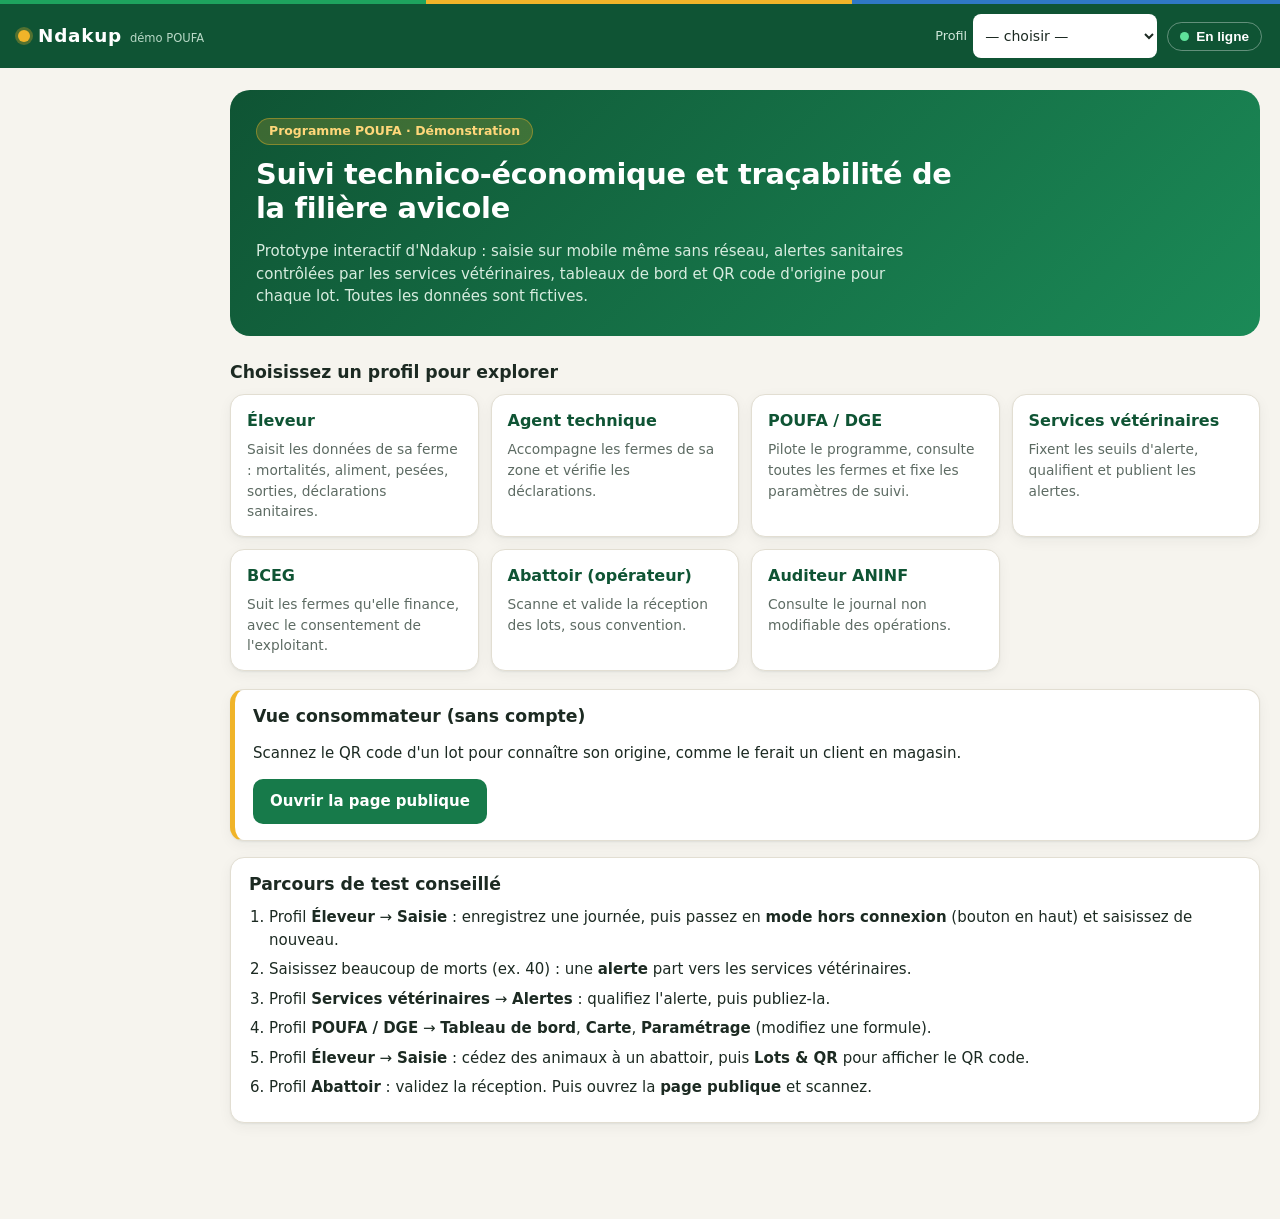
<file: Nda_kup-prototype/index.html>
<!doctype html>
<html lang="fr">
<head>
  <meta charset="utf-8">
  <meta name="viewport" content="width=device-width, initial-scale=1, viewport-fit=cover">
  <title>Ndakup — Prototype POUFA</title>
  <meta name="description" content="Prototype de suivi technico-économique et de traçabilité de la filière avicole (programme POUFA).">
  <meta name="theme-color" content="#0f5434">
  <link rel="manifest" href="manifest.webmanifest">
  <link rel="icon" href="icons/icon.svg" type="image/svg+xml">
  <link rel="stylesheet" href="css/style.css">
</head>
<body>
  <header id="hdr" class="hdr"></header>
  <div class="shell">
    <nav id="nav" class="nav" aria-label="Navigation principale" hidden></nav>
    <main id="main" class="main" tabindex="-1"></main>
  </div>
  <div id="toasts" class="toasts" aria-live="polite"></div>
  <div id="modal" class="modal" hidden></div>
  <noscript><p style="padding:24px">Ce prototype nécessite JavaScript.</p></noscript>

  <script src="js/vendor/qrcode.js"></script>
  <script src="js/data.js"></script>
  <script src="js/store.js"></script>
  <script src="js/ui.js"></script>
  <script src="js/views.js"></script>
  <script src="js/app.js"></script>
</body>
</html>
</file>
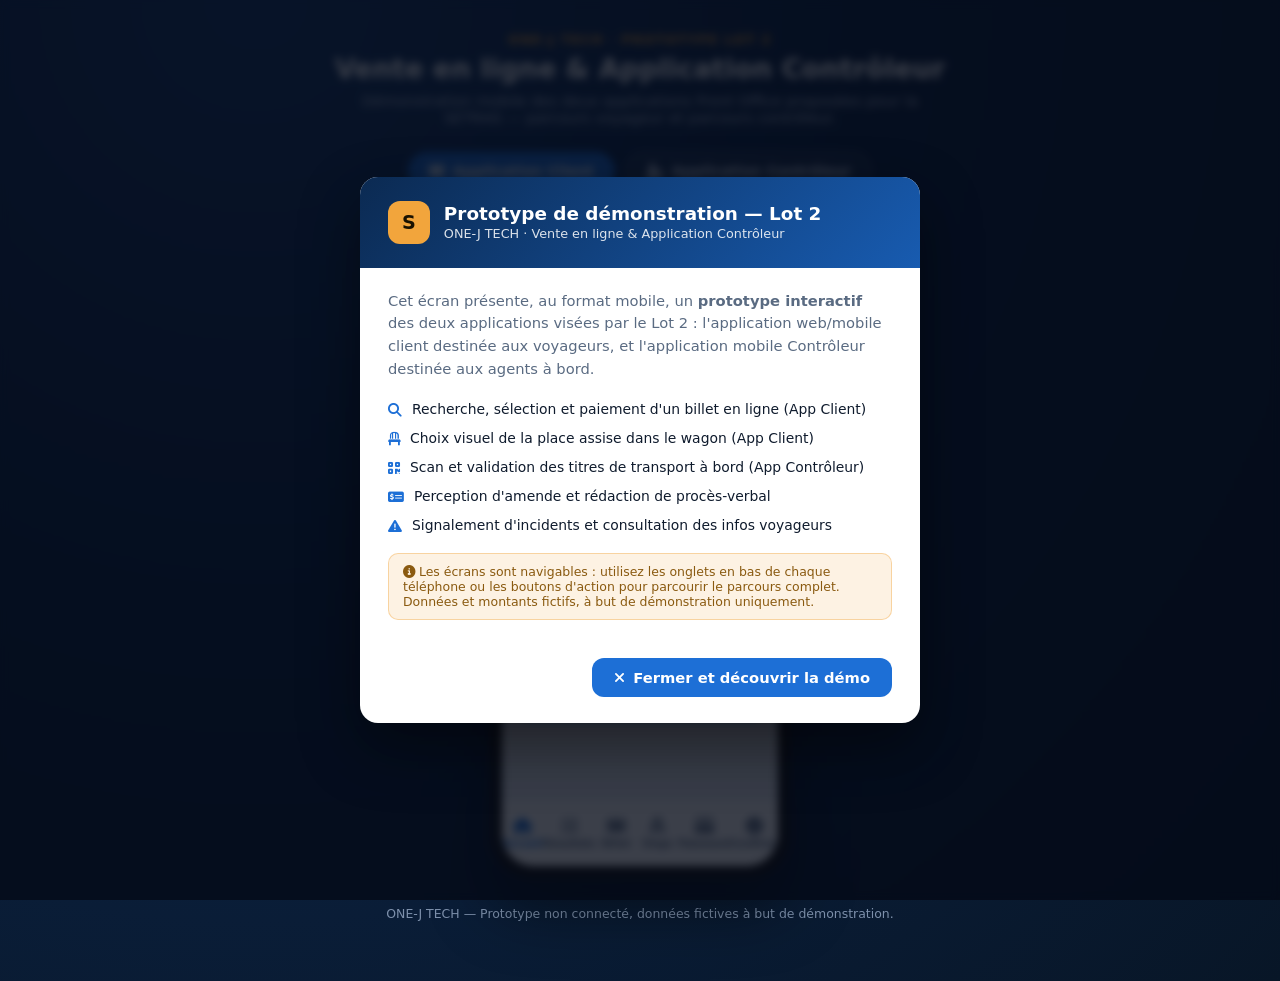
<file: froproto2.html>
<!DOCTYPE html>
<html lang="fr">
<head>
<meta charset="UTF-8">
<meta name="viewport" content="width=device-width, initial-scale=1.0">
<title>SETRAG — Prototype Mobile Lot 2 (Vente en ligne & Contrôleur)</title>
<link href="https://cdnjs.cloudflare.com/ajax/libs/font-awesome/6.4.0/css/all.min.css" rel="stylesheet">
<style>
:root{
  --navy:#0b2a52;
  --blue:#1d6fd6;
  --blue-dark:#124f9e;
  --amber:#f2a53c;
  --green:#1fa96a;
  --red:#e5484d;
  --bg:#eef2f8;
  --surface:#ffffff;
  --text:#0f1b2d;
  --text-soft:#5a6b82;
  --border:#dfe6f0;
  --radius:16px;
}
*{box-sizing:border-box;margin:0;padding:0;font-family:'Segoe UI',system-ui,-apple-system,sans-serif;}
body{
  background: radial-gradient(circle at 20% 0%, #163a6b 0%, #0b2140 45%, #081627 100%);
  min-height:100vh;
  color:var(--text);
  padding:32px 20px 60px;
}

/* ===== POPUP INTRO ===== */
.intro-overlay{
  position:fixed; inset:0; background:rgba(4,10,22,0.78); backdrop-filter:blur(4px);
  z-index:1000; display:flex; align-items:center; justify-content:center;
  animation:fadeIn .25s ease;
}
@keyframes fadeIn{from{opacity:0}to{opacity:1}}
.intro-modal{
  background:var(--surface); width:min(560px,92vw); border-radius:18px; overflow:hidden;
  box-shadow:0 25px 60px rgba(0,0,0,.45);
  animation:pop .3s cubic-bezier(.2,.9,.3,1.2);
}
@keyframes pop{from{opacity:0;transform:translateY(16px) scale(.96)}to{opacity:1;transform:translateY(0) scale(1)}}
.intro-head{
  background:linear-gradient(135deg,var(--navy) 0%, var(--blue) 140%);
  color:#fff; padding:24px 28px; display:flex; gap:14px; align-items:center;
}
.intro-head .logo{background:var(--amber); color:#1a1200; font-weight:800; padding:10px 14px; border-radius:12px; font-size:1.2rem;}
.intro-head h2{font-size:1.15rem;}
.intro-head span{font-size:.8rem; opacity:.85; display:block; margin-top:2px;}
.intro-body{padding:22px 28px 6px;}
.intro-body p{color:var(--text-soft); font-size:.92rem; line-height:1.55; margin-bottom:14px;}
.intro-list{list-style:none; margin-bottom:14px;}
.intro-list li{display:flex; gap:10px; align-items:flex-start; font-size:.87rem; padding:6px 0;}
.intro-list li i{color:var(--blue); margin-top:3px;}
.intro-note{
  background:rgba(242,165,60,.14); border:1px solid rgba(242,165,60,.4); color:#8a5a10;
  border-radius:10px; padding:10px 14px; font-size:.78rem; margin-bottom:18px;
}
.intro-foot{padding:14px 28px 26px; display:flex; justify-content:flex-end;}
.btn{
  padding:11px 22px; border:none; border-radius:12px; font-weight:700; cursor:pointer;
  display:inline-flex; align-items:center; gap:8px; font-size:.92rem; transition:.15s ease;
}
.btn-primary{background:var(--blue); color:#fff;}
.btn-primary:hover{background:var(--blue-dark);}

/* ===== HEADER / SWITCHER ===== */
.page-head{max-width:1100px; margin:0 auto 26px; text-align:center; color:#fff;}
.page-head .eyebrow{font-size:.78rem; letter-spacing:1.5px; text-transform:uppercase; color:var(--amber); font-weight:700; margin-bottom:6px;}
.page-head h1{font-size:1.7rem; margin-bottom:8px;}
.page-head p{color:#b9c6dc; font-size:.92rem; max-width:560px; margin:0 auto;}

.switcher{
  max-width:1100px; margin:22px auto 34px; display:flex; justify-content:center; gap:10px;
}
.switcher button{
  padding:10px 20px; border-radius:999px; border:1px solid rgba(255,255,255,.25);
  background:rgba(255,255,255,.06); color:#dce6f5; font-weight:600; font-size:.88rem; cursor:pointer;
  display:flex; align-items:center; gap:8px; transition:.15s ease;
}
.switcher button.active{background:var(--blue); border-color:var(--blue); color:#fff;}

.phones-wrap{
  max-width:1100px; margin:0 auto; display:flex; gap:48px; justify-content:center; align-items:flex-start; flex-wrap:wrap;
}
.phone-block{display:flex; flex-direction:column; align-items:center; gap:16px;}
.phone-block.hidden{display:none;}
.phone-label{color:#fff; font-weight:700; font-size:.95rem; display:flex; align-items:center; gap:8px;}
.phone-label i{color:var(--amber);}

/* ===== PHONE FRAME ===== */
.phone{
  width:300px; height:620px; background:#111; border-radius:42px; padding:12px;
  box-shadow:0 30px 60px rgba(0,0,0,.5), 0 0 0 2px rgba(255,255,255,.06);
  position:relative;
}
.phone .notch{
  position:absolute; top:12px; left:50%; transform:translateX(-50%);
  width:120px; height:22px; background:#111; border-radius:0 0 14px 14px; z-index:5;
}
.screen{
  width:100%; height:100%; background:var(--bg); border-radius:32px; overflow:hidden;
  position:relative; display:flex; flex-direction:column;
}
.status-bar{
  height:30px; background:transparent; display:flex; align-items:center; justify-content:space-between;
  padding:0 20px; font-size:.72rem; font-weight:700; color:var(--text); flex-shrink:0;
}
.screen-body{flex:1; overflow-y:auto; padding:14px 16px 90px;}
.app-view{display:none; flex-direction:column; height:100%;}
.app-view.active{display:flex;}

/* Bottom nav */
.bottom-nav{
  position:absolute; bottom:0; left:0; right:0; height:66px; background:var(--surface);
  border-top:1px solid var(--border); display:flex; z-index:6;
}
.bottom-nav button{
  flex:1; border:none; background:none; display:flex; flex-direction:column; align-items:center;
  justify-content:center; gap:3px; font-size:.62rem; color:var(--text-soft); cursor:pointer; font-weight:600;
}
.bottom-nav button i{font-size:1.05rem;}
.bottom-nav button.active{color:var(--blue);}

/* Generic UI bits inside screens */
.app-h1{font-size:1.2rem; font-weight:800; margin-bottom:4px; color:var(--navy);}
.app-sub{font-size:.78rem; color:var(--text-soft); margin-bottom:16px;}
.field{margin-bottom:12px;}
.field label{display:block; font-size:.72rem; font-weight:700; color:var(--text-soft); margin-bottom:5px; text-transform:uppercase; letter-spacing:.3px;}
.field input, .field select{
  width:100%; padding:11px 12px; border:1px solid var(--border); border-radius:10px; background:var(--surface); font-size:.85rem; color:var(--text);
}
.btn-block{
  width:100%; padding:13px; border:none; border-radius:12px; background:var(--blue); color:#fff;
  font-weight:700; font-size:.88rem; cursor:pointer; display:flex; align-items:center; justify-content:center; gap:8px;
}
.btn-block.secondary{background:var(--surface); color:var(--blue); border:1.5px solid var(--blue);}
.result-card{
  background:var(--surface); border-radius:14px; padding:14px; margin-bottom:12px; border:1px solid var(--border);
  display:flex; flex-direction:column; gap:6px;
}
.result-top{display:flex; justify-content:space-between; align-items:center;}
.result-time{font-weight:800; font-size:1rem;}
.result-price{font-weight:800; color:var(--blue); font-size:1rem;}
.tag{display:inline-block; font-size:.68rem; font-weight:700; padding:3px 8px; border-radius:999px;}
.tag-express{background:rgba(29,111,214,.12); color:var(--blue);}
.tag-omnibus{background:rgba(31,169,106,.12); color:var(--green);}
.chip-row{display:flex; gap:8px; margin-bottom:14px; flex-wrap:wrap;}
.chip{
  padding:8px 14px; border-radius:999px; border:1.5px solid var(--border); font-size:.78rem; font-weight:700; cursor:pointer; color:var(--text-soft);
}
.chip.selected{border-color:var(--blue); color:var(--blue); background:rgba(29,111,214,.08);}
.summary-line{display:flex; justify-content:space-between; font-size:.83rem; padding:8px 0; border-bottom:1px dashed var(--border);}
.summary-line strong{font-weight:800;}
.ticket-card{
  background:linear-gradient(135deg,var(--navy),var(--blue-dark)); color:#fff; border-radius:16px; padding:18px; margin-bottom:16px;
}
.ticket-card .r{display:flex; justify-content:space-between; font-size:.8rem; padding:4px 0; opacity:.92;}
.qr-box{background:#fff; border-radius:12px; padding:16px; display:flex; align-items:center; justify-content:center; margin:14px 0;}
.success-icon{
  width:64px; height:64px; border-radius:50%; background:rgba(31,169,106,.12); color:var(--green);
  display:flex; align-items:center; justify-content:center; font-size:1.8rem; margin:0 auto 14px;
}
.center{text-align:center;}

/* Contrôleur specific */
.login-avatar{width:70px; height:70px; border-radius:50%; background:var(--navy); color:#fff; display:flex; align-items:center; justify-content:center; margin:20px auto 6px; font-size:1.6rem;}
.dash-hero{background:linear-gradient(135deg,var(--navy),var(--blue-dark)); color:#fff; border-radius:16px; padding:16px; margin-bottom:16px;}
.dash-hero .r1{display:flex; justify-content:space-between; align-items:center; font-size:.8rem; opacity:.85;}
.dash-hero .r2{font-size:1.4rem; font-weight:800; margin:6px 0;}
.action-grid{display:grid; grid-template-columns:1fr 1fr; gap:10px; margin-bottom:16px;}
.action-tile{
  background:var(--surface); border:1px solid var(--border); border-radius:14px; padding:14px; text-align:center; cursor:pointer;
}
.action-tile i{font-size:1.3rem; color:var(--blue); margin-bottom:6px; display:block;}
.action-tile span{font-size:.74rem; font-weight:700; color:var(--text);}
.scan-frame{
  aspect-ratio:1; background:#0b1220; border-radius:16px; display:flex; align-items:center; justify-content:center;
  color:#4a9eff; font-size:3rem; margin-bottom:16px; position:relative; overflow:hidden;
}
.scan-frame::after{
  content:""; position:absolute; left:8%; right:8%; top:50%; height:2px; background:#4a9eff; box-shadow:0 0 12px #4a9eff;
  animation:scan 1.8s ease-in-out infinite;
}
@keyframes scan{0%,100%{top:12%} 50%{top:88%}}
.valid-banner{background:rgba(31,169,106,.12); color:var(--green); border-radius:12px; padding:12px; font-weight:700; font-size:.85rem; display:flex; align-items:center; gap:8px; margin-bottom:12px;}
.invalid-banner{background:rgba(229,72,77,.12); color:var(--red); border-radius:12px; padding:12px; font-weight:700; font-size:.85rem; display:flex; align-items:center; gap:8px; margin-bottom:12px;}
.history-item{display:flex; justify-content:space-between; align-items:center; padding:11px 0; border-bottom:1px solid var(--border); font-size:.8rem;}
.history-status{font-size:.68rem; font-weight:800; padding:3px 9px; border-radius:999px;}
.st-valid{background:rgba(31,169,106,.12); color:var(--green);}
.st-partial{background:rgba(242,165,60,.15); color:#a3690f;}
.st-invalid{background:rgba(229,72,77,.12); color:var(--red);}
.info-row{display:flex; gap:12px; align-items:center; padding:12px; background:var(--surface); border:1px solid var(--border); border-radius:12px; margin-bottom:10px;}
.info-row i{color:var(--blue); font-size:1.1rem; width:20px;}
.footnote{text-align:center; color:#7d90ab; font-size:.78rem; margin-top:28px;}

/* Choix du siège (App Client) */
.wagon-illustration{
  background:var(--surface); border:1px solid var(--border); border-radius:16px; padding:16px; margin-bottom:14px;
}
.wagon-front{
  display:flex; align-items:center; justify-content:center; gap:8px; color:var(--text-soft);
  font-size:.7rem; font-weight:700; text-transform:uppercase; letter-spacing:.5px; margin-bottom:12px;
  padding-bottom:10px; border-bottom:1px dashed var(--border);
}
.wagon-rows{display:flex; flex-direction:column; gap:8px;}
.wagon-row{display:grid; grid-template-columns:1fr 1fr 22px 1fr 1fr; gap:6px; align-items:center;}
.wagon-row .aisle{color:var(--text-soft); text-align:center; font-size:.65rem;}
.wseat{
  aspect-ratio:1; border-radius:8px; border:1.5px solid var(--border); background:var(--bg);
  display:flex; align-items:center; justify-content:center; font-size:.72rem; font-weight:800; color:var(--text-soft);
  cursor:pointer; transition:.12s ease;
}
.wseat.occupied{background:#e4e8ee; color:#aab3c0; cursor:not-allowed; border-color:#e4e8ee;}
.wseat.available:hover{border-color:var(--blue); color:var(--blue);}
.wseat.selected{background:var(--blue); border-color:var(--blue); color:#fff;}
.seat-legend{display:flex; gap:14px; justify-content:center; margin-top:14px; font-size:.68rem; color:var(--text-soft);}
.seat-legend span{display:flex; align-items:center; gap:5px;}
.legend-dot{width:12px; height:12px; border-radius:4px; display:inline-block;}
.seat-selected-banner{
  background:rgba(29,111,214,.08); border:1px solid rgba(29,111,214,.25); color:var(--blue-dark);
  border-radius:12px; padding:10px 14px; font-size:.8rem; font-weight:700; margin-bottom:14px; text-align:center;
}
</style>
</head>
<body>

<!-- ===== POPUP D'INTRODUCTION ===== -->
<div class="intro-overlay" id="introOverlay">
  <div class="intro-modal">
    <div class="intro-head">
      <div class="logo">S</div>
      <div>
        <h2>Prototype de démonstration — Lot 2</h2>
        <span>ONE-J TECH · Vente en ligne & Application Contrôleur</span>
      </div>
    </div>
    <div class="intro-body">
      <p>Cet écran présente, au format mobile, un <strong>prototype interactif</strong> des deux applications visées par le Lot 2 : l'application web/mobile client destinée aux voyageurs, et l'application mobile Contrôleur destinée aux agents à bord.</p>
      <ul class="intro-list">
        <li><i class="fa-solid fa-magnifying-glass"></i> Recherche, sélection et paiement d'un billet en ligne (App Client)</li>
        <li><i class="fa-solid fa-chair"></i> Choix visuel de la place assise dans le wagon (App Client)</li>
        <li><i class="fa-solid fa-qrcode"></i> Scan et validation des titres de transport à bord (App Contrôleur)</li>
        <li><i class="fa-solid fa-money-check-dollar"></i> Perception d'amende et rédaction de procès-verbal</li>
        <li><i class="fa-solid fa-triangle-exclamation"></i> Signalement d'incidents et consultation des infos voyageurs</li>
      </ul>
      <div class="intro-note">
        <i class="fa-solid fa-circle-info"></i>
        Les écrans sont navigables : utilisez les onglets en bas de chaque téléphone ou les boutons d'action pour parcourir le parcours complet. Données et montants fictifs, à but de démonstration uniquement.
      </div>
    </div>
    <div class="intro-foot">
      <button class="btn btn-primary" onclick="closeIntro()"><i class="fa-solid fa-xmark"></i> Fermer et découvrir la démo</button>
    </div>
  </div>
</div>

<div class="page-head">
  <div class="eyebrow">ONE-J TECH · Prototype Lot 2</div>
  <h1>Vente en ligne & Application Contrôleur</h1>
  <p>Démonstration mobile des deux applications Front Office proposées pour la SETRAG — parcours voyageur et parcours contrôleur.</p>
</div>

<div class="switcher">
  <button class="active" id="swClient" onclick="showPhone('client')"><i class="fa-solid fa-ticket"></i> Application Client</button>
  <button id="swControl" onclick="showPhone('controleur')"><i class="fa-solid fa-user-shield"></i> Application Contrôleur</button>
</div>

<div class="phones-wrap">

  <!-- ============ PHONE 1 : APPLICATION CLIENT ============ -->
  <div class="phone-block" id="blockClient">
    <div class="phone-label"><i class="fa-solid fa-mobile-screen-button"></i> Application Web & Mobile Client</div>
    <div class="phone">
      <div class="notch"></div>
      <div class="screen">
        <div class="status-bar"><span>9:41</span><span><i class="fa-solid fa-signal"></i> <i class="fa-solid fa-wifi"></i> <i class="fa-solid fa-battery-three-quarters"></i></span></div>
        <div class="screen-body">

          <!-- Accueil -->
          <div class="app-view active" id="c-accueil">
            <div class="app-h1">Bonjour 👋</div>
            <div class="app-sub">Où souhaitez-vous voyager aujourd'hui ?</div>
            <div class="field"><label>Départ</label><select><option>Owendo</option><option>N'Djolé</option></select></div>
            <div class="field"><label>Arrivée</label><select><option>Franceville</option><option>Booué</option></select></div>
            <div class="field"><label>Date</label><input type="date" value="2026-07-25"></div>
            <div class="field"><label>Passagers</label><input type="number" value="1" min="1"></div>
            <button class="btn-block" onclick="goClient('c-resultats')"><i class="fa-solid fa-magnifying-glass"></i> Rechercher un train</button>
          </div>

          <!-- Résultats -->
          <div class="app-view" id="c-resultats">
            <div class="app-h1">3 trains disponibles</div>
            <div class="app-sub">Owendo → Franceville · 25 juil. 2026</div>
            <div class="result-card">
              <div class="result-top"><span class="result-time">06:00 → 16:30</span><span class="result-price">25 000 F</span></div>
              <div><span class="tag tag-express">Express</span></div>
              <button class="btn-block secondary" onclick="goClient('c-details')" style="margin-top:8px;">Sélectionner ce train</button>
            </div>
            <div class="result-card">
              <div class="result-top"><span class="result-time">08:30 → 21:10</span><span class="result-price">18 000 F</span></div>
              <div><span class="tag tag-omnibus">Omnibus</span></div>
              <button class="btn-block secondary" onclick="goClient('c-details')" style="margin-top:8px;">Sélectionner ce train</button>
            </div>
            <div class="result-card">
              <div class="result-top"><span class="result-time">13:00 → 23:40</span><span class="result-price">25 000 F</span></div>
              <div><span class="tag tag-express">Express</span></div>
              <button class="btn-block secondary" onclick="goClient('c-details')" style="margin-top:8px;">Sélectionner ce train</button>
            </div>
          </div>

          <!-- Détails billet -->
          <div class="app-view" id="c-details">
            <div class="app-h1">Détails du billet</div>
            <div class="app-sub">Train 201 Express · 06:00 → 16:30</div>
            <div class="field"><label>Classe</label>
              <div class="chip-row">
                <div class="chip selected">2ème</div><div class="chip">1ère</div><div class="chip">VIP</div>
              </div>
            </div>
            <div class="field"><label>Nom du passager</label><input placeholder="Jean Ondo"></div>
            <div class="field"><label>Téléphone</label><input placeholder="+241 07 00 00 00"></div>
            <div class="field"><label>Options</label>
              <div class="chip-row"><div class="chip selected">Place assise</div><div class="chip">Assurance voyage</div></div>
            </div>
            <button class="btn-block" onclick="goClient('c-sieges')"><i class="fa-solid fa-arrow-right"></i> Continuer vers le choix du siège</button>
          </div>

          <!-- Choix du siège -->
          <div class="app-view" id="c-sieges">
            <div class="app-h1">Choisissez votre place</div>
            <div class="app-sub">Voiture V-01 · 2ème classe · Owendo → Franceville</div>

            <div class="wagon-illustration">
              <div class="wagon-front"><i class="fa-solid fa-train"></i> Avant du wagon</div>
              <div class="wagon-rows" id="seatGrid">
                <div class="wagon-row">
                  <div class="wseat occupied" data-seat="1A">1A</div><div class="wseat occupied" data-seat="1B">1B</div>
                  <div class="aisle">▪</div>
                  <div class="wseat available" data-seat="1C">1C</div><div class="wseat available" data-seat="1D">1D</div>
                </div>
                <div class="wagon-row">
                  <div class="wseat available" data-seat="2A">2A</div><div class="wseat available" data-seat="2B">2B</div>
                  <div class="aisle">▪</div>
                  <div class="wseat available" data-seat="2C">2C</div><div class="wseat occupied" data-seat="2D">2D</div>
                </div>
                <div class="wagon-row">
                  <div class="wseat available" data-seat="3A">3A</div><div class="wseat occupied" data-seat="3B">3B</div>
                  <div class="aisle">▪</div>
                  <div class="wseat available" data-seat="3C">3C</div><div class="wseat available" data-seat="3D">3D</div>
                </div>
                <div class="wagon-row">
                  <div class="wseat available" data-seat="4A">4A</div><div class="wseat available" data-seat="4B">4B</div>
                  <div class="aisle">▪</div>
                  <div class="wseat available" data-seat="4C">4C</div><div class="wseat available" data-seat="4D">4D</div>
                </div>
                <div class="wagon-row">
                  <div class="wseat available" data-seat="5A">5A</div><div class="wseat available" data-seat="5B">5B</div>
                  <div class="aisle">▪</div>
                  <div class="wseat occupied" data-seat="5C">5C</div><div class="wseat available" data-seat="5D">5D</div>
                </div>
              </div>
              <div class="seat-legend">
                <span><i class="legend-dot" style="background:var(--bg); border:1.5px solid var(--border);"></i> Disponible</span>
                <span><i class="legend-dot" style="background:#e4e8ee;"></i> Occupée</span>
                <span><i class="legend-dot" style="background:var(--blue);"></i> Sélectionnée</span>
              </div>
            </div>

            <div class="seat-selected-banner" id="seatBanner"><i class="fa-solid fa-chair"></i> Aucune place sélectionnée pour l'instant</div>
            <button class="btn-block" id="btn-confirm-seat" onclick="goClient('c-paiement')" disabled><i class="fa-solid fa-arrow-right"></i> Continuer vers le paiement</button>
          </div>
          <div class="app-view" id="c-paiement">
            <div class="app-h1">Paiement</div>
            <div class="app-sub">Total à régler : 25 000 FCFA</div>
            <div class="summary-line"><span>Place réservée</span><strong>Voiture V-01, siège <span class="seat-echo">à choisir</span></strong></div>
            <div class="field"><label>Méthode de paiement</label>
              <div class="chip-row">
                <div class="chip selected">Airtel Money</div><div class="chip">Moov Money</div><div class="chip">Carte bancaire</div>
              </div>
            </div>
            <div class="field"><label>Numéro de téléphone</label><input placeholder="074 00 00 00"></div>
            <div class="field" style="display:flex; align-items:center; gap:8px;">
              <input type="checkbox" checked style="width:auto;"> <span style="font-size:.78rem; color:var(--text-soft);">J'accepte les conditions générales de vente</span>
            </div>
            <button class="btn-block" onclick="goClient('c-confirmation')"><i class="fa-solid fa-lock"></i> Payer 25 000 FCFA</button>
          </div>

          <!-- Confirmation -->
          <div class="app-view" id="c-confirmation">
            <div class="center">
              <div class="success-icon"><i class="fa-solid fa-check"></i></div>
              <div class="app-h1">Paiement confirmé !</div>
              <div class="app-sub">Réservation n° RS-88213-GA</div>
            </div>
            <div class="ticket-card">
              <div class="r"><span>Trajet</span><strong>Owendo → Franceville</strong></div>
              <div class="r"><span>Train</span><strong>201 Express</strong></div>
              <div class="r"><span>Classe</span><strong>2ème classe</strong></div>
              <div class="r"><span>Place</span><strong>Voiture V-01, siège <span class="seat-echo">à choisir</span></strong></div>
              <div class="r"><span>Passager</span><strong>Jean Ondo</strong></div>
            </div>
            <div class="qr-box"><i class="fa-solid fa-qrcode" style="font-size:70px; color:#111;"></i></div>
            <button class="btn-block"><i class="fa-solid fa-download"></i> Télécharger le billet (PDF)</button>
            <button class="btn-block secondary" style="margin-top:8px;" onclick="goClient('c-accueil')"><i class="fa-solid fa-house"></i> Retour à l'accueil</button>
          </div>

        </div>
        <div class="bottom-nav">
          <button class="active" data-c="c-accueil" onclick="clientTab('c-accueil', this)"><i class="fa-solid fa-house"></i>Accueil</button>
          <button data-c="c-resultats" onclick="clientTab('c-resultats', this)"><i class="fa-solid fa-list"></i>Résultats</button>
          <button data-c="c-details" onclick="clientTab('c-details', this)"><i class="fa-solid fa-ticket"></i>Billet</button>
          <button data-c="c-sieges" onclick="clientTab('c-sieges', this)"><i class="fa-solid fa-chair"></i>Siège</button>
          <button data-c="c-paiement" onclick="clientTab('c-paiement', this)"><i class="fa-solid fa-credit-card"></i>Paiement</button>
          <button data-c="c-confirmation" onclick="clientTab('c-confirmation', this)"><i class="fa-solid fa-circle-check"></i>Confirm.</button>
        </div>
      </div>
    </div>
  </div>

  <!-- ============ PHONE 2 : APPLICATION CONTRÔLEUR ============ -->
  <div class="phone-block hidden" id="blockControl">
    <div class="phone-label"><i class="fa-solid fa-user-shield"></i> Application Mobile Contrôleur</div>
    <div class="phone">
      <div class="notch"></div>
      <div class="screen">
        <div class="status-bar"><span>9:41</span><span><i class="fa-solid fa-signal"></i> <i class="fa-solid fa-wifi"></i> <i class="fa-solid fa-battery-three-quarters"></i></span></div>
        <div class="screen-body">

          <!-- Dashboard -->
          <div class="app-view active" id="k-dashboard">
            <div class="login-avatar" style="margin:6px auto 10px;"><i class="fa-solid fa-user"></i></div>
            <div class="center app-sub" style="margin-bottom:14px;">Clarisse Obame · Contrôleur</div>
            <div class="dash-hero">
              <div class="r1"><span>Train en cours</span><span><i class="fa-solid fa-circle" style="font-size:.5rem;"></i> En ligne</span></div>
              <div class="r2">201 — Owendo → Franceville</div>
              <div class="r1"><span>Prochain arrêt</span><span>Booué · 11:20</span></div>
            </div>
            <div class="action-grid">
              <div class="action-tile" onclick="controlTab('k-scanner', null)"><i class="fa-solid fa-qrcode"></i><span>Contrôler billet</span></div>
              <div class="action-tile" onclick="controlTab('k-historique', null)"><i class="fa-solid fa-clock-rotate-left"></i><span>Billets régularisés</span></div>
              <div class="action-tile" onclick="controlTab('k-signalement', null)"><i class="fa-solid fa-triangle-exclamation"></i><span>Signalement</span></div>
              <div class="action-tile" onclick="controlTab('k-voyageurs', null)"><i class="fa-solid fa-circle-info"></i><span>Infos voyageurs</span></div>
            </div>
          </div>

          <!-- Scanner -->
          <div class="app-view" id="k-scanner">
            <div class="app-h1">Contrôle du billet</div>
            <div class="app-sub">Scannez le QR code ou saisissez le n° de billet</div>
            <div class="scan-frame"><i class="fa-solid fa-qrcode"></i></div>
            <div class="field"><label>N° Billet</label><input placeholder="TK-20260723-9921"></div>
            <div class="valid-banner"><i class="fa-solid fa-circle-check"></i> Billet valide — Jean Ondo, Voiture V-01, Place 12B</div>
            <button class="btn-block"><i class="fa-solid fa-check"></i> Valider le contrôle</button>
            <button class="btn-block secondary" style="margin-top:8px;"><i class="fa-solid fa-money-check-dollar"></i> Percevoir une amende</button>
          </div>

          <!-- Historique -->
          <div class="app-view" id="k-historique">
            <div class="app-h1">Historique & suivi</div>
            <div class="app-sub">42 billets contrôlés depuis le départ</div>
            <div class="history-item"><span>TK-9921 · V01-12B</span><span class="history-status st-valid">Valide</span></div>
            <div class="history-item"><span>TK-9902 · V02-04A</span><span class="history-status st-partial">Régularisé</span></div>
            <div class="history-item"><span>TK-9887 · V01-08C</span><span class="history-status st-valid">Valide</span></div>
            <div class="history-item"><span>TK-9880 · V02-11B</span><span class="history-status st-invalid">Invalide (PV rédigé)</span></div>
            <div class="history-item"><span>TK-9875 · V01-03A</span><span class="history-status st-valid">Valide</span></div>
          </div>

          <!-- Signalement -->
          <div class="app-view" id="k-signalement">
            <div class="app-h1">Signalement</div>
            <div class="app-sub">Remonter un incident au centre de supervision</div>
            <div class="field"><label>Type d'incident</label>
              <select><option>Comportement suspect</option><option>Bagarre / altercation</option><option>Anomalie technique</option></select>
            </div>
            <div class="field"><label>Localisation</label><input placeholder="Voiture V-02, entre Booué et Lastourville"></div>
            <div class="field"><label>Description</label><input placeholder="Détails de la situation"></div>
            <button class="btn-block" style="background:var(--red);"><i class="fa-solid fa-paper-plane"></i> Envoyer au centre de supervision</button>
          </div>

          <!-- Infos voyageurs -->
          <div class="app-view" id="k-voyageurs">
            <div class="app-h1">Informations voyageurs</div>
            <div class="info-row"><i class="fa-solid fa-clock"></i><span>Retard estimé de 12 min à l'arrivée à Franceville</span></div>
            <div class="info-row"><i class="fa-solid fa-route"></i><span>Correspondance disponible en gare de Booué (Omnibus 102)</span></div>
            <div class="info-row"><i class="fa-solid fa-utensils"></i><span>Voiture-bar disponible en V-03 (VIP)</span></div>
            <div class="info-row"><i class="fa-solid fa-circle-question"></i><span>Réclamation voyageur : formulaire disponible sur demande</span></div>
          </div>

        </div>
        <div class="bottom-nav">
          <button class="active" data-k="k-dashboard" onclick="controlTab('k-dashboard', this)"><i class="fa-solid fa-gauge"></i>Dashboard</button>
          <button data-k="k-scanner" onclick="controlTab('k-scanner', this)"><i class="fa-solid fa-qrcode"></i>Scanner</button>
          <button data-k="k-historique" onclick="controlTab('k-historique', this)"><i class="fa-solid fa-clock-rotate-left"></i>Historique</button>
          <button data-k="k-signalement" onclick="controlTab('k-signalement', this)"><i class="fa-solid fa-triangle-exclamation"></i>Alerte</button>
          <button data-k="k-voyageurs" onclick="controlTab('k-voyageurs', this)"><i class="fa-solid fa-circle-info"></i>Infos</button>
        </div>
      </div>
    </div>
  </div>

</div>

<div class="footnote">ONE-J TECH — Prototype non connecté, données fictives à but de démonstration.</div>

<script>
function closeIntro(){
  const o = document.getElementById('introOverlay');
  o.style.transition='opacity .2s ease'; o.style.opacity='0';
  setTimeout(()=>o.remove(),200);
}

function showPhone(which){
  document.getElementById('blockClient').classList.toggle('hidden', which!=='client');
  document.getElementById('blockControl').classList.toggle('hidden', which!=='controleur');
  document.getElementById('swClient').classList.toggle('active', which==='client');
  document.getElementById('swControl').classList.toggle('active', which==='controleur');
}

function goClient(viewId){
  document.querySelectorAll('#blockClient .app-view').forEach(v=>v.classList.remove('active'));
  document.getElementById(viewId).classList.add('active');
  document.querySelectorAll('#blockClient .bottom-nav button').forEach(b=>b.classList.toggle('active', b.dataset.c===viewId));
}
function clientTab(viewId, btn){ goClient(viewId); }

// Sélection de siège dans le wagon
let selectedSeat = null;
document.getElementById('seatGrid').addEventListener('click', (e)=>{
  const seat = e.target.closest('.wseat');
  if(!seat || seat.classList.contains('occupied')) return;
  document.querySelectorAll('#seatGrid .wseat.selected').forEach(s=>{ s.classList.remove('selected'); s.classList.add('available'); });
  seat.classList.remove('available');
  seat.classList.add('selected');
  selectedSeat = seat.dataset.seat;
  document.getElementById('seatBanner').innerHTML = '<i class="fa-solid fa-chair"></i> Place sélectionnée : Voiture V-01, siège ' + selectedSeat;
  document.getElementById('btn-confirm-seat').disabled = false;
  // Répercute le siège choisi sur le récapitulatif de paiement et le billet final
  document.querySelectorAll('.seat-echo').forEach(el => el.textContent = selectedSeat);
});

function controlTab(viewId, btn){
  document.querySelectorAll('#blockControl .app-view').forEach(v=>v.classList.remove('active'));
  document.getElementById(viewId).classList.add('active');
  document.querySelectorAll('#blockControl .bottom-nav button').forEach(b=>b.classList.toggle('active', b.dataset.k===viewId));
}
</script>
</body>
</html>
</file>
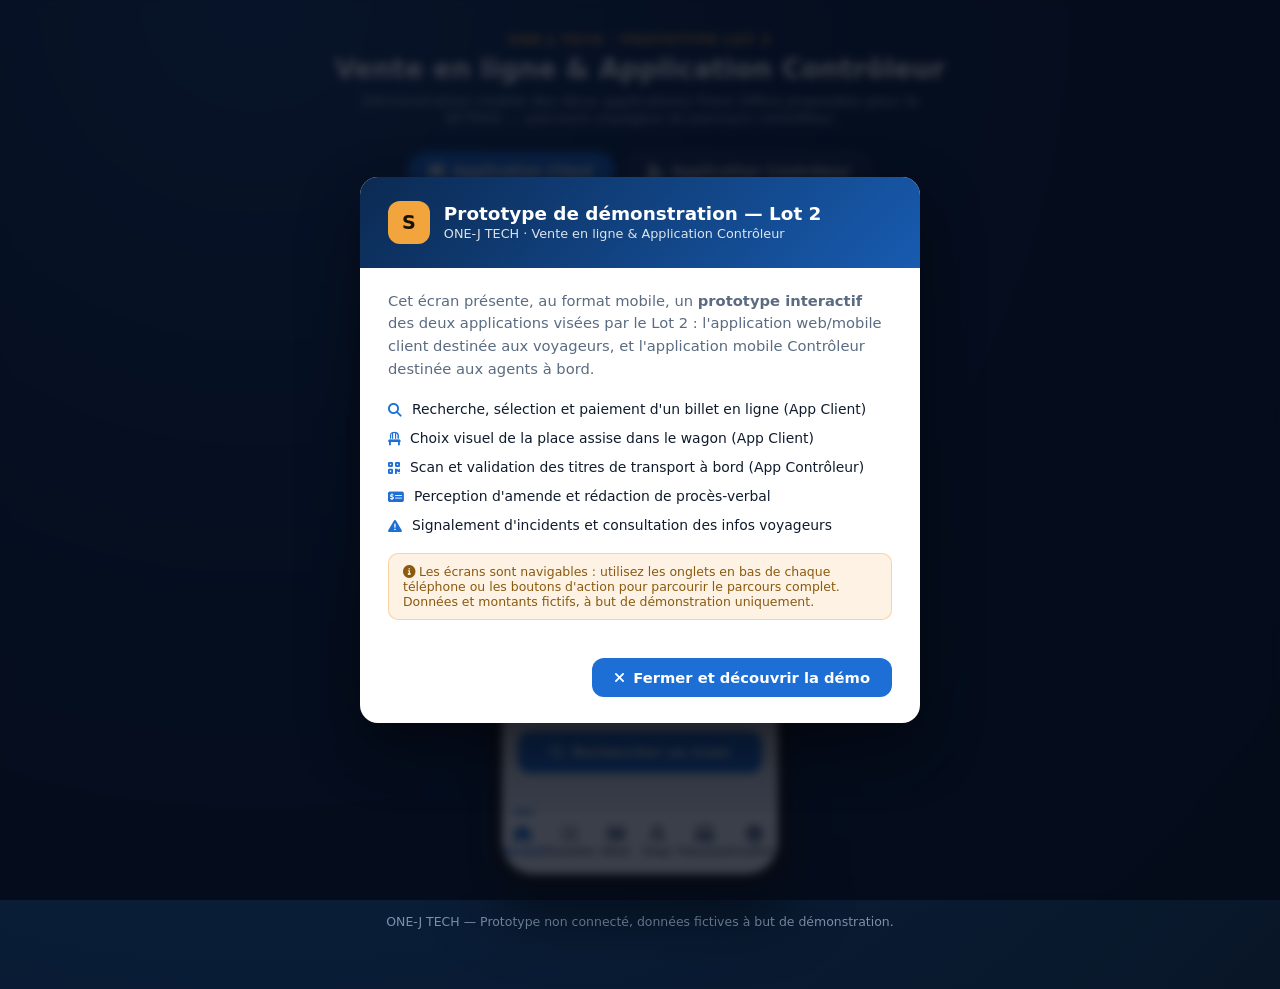
<file: index1.html>
<!DOCTYPE html>
<html lang="fr">
<head>
<meta charset="UTF-8">
<meta name="viewport" content="width=device-width, initial-scale=1.0">
<title>SETRAG — Prototype Mobile Lot 2 (Vente en ligne & Contrôleur)</title>
<link href="https://cdnjs.cloudflare.com/ajax/libs/font-awesome/6.4.0/css/all.min.css" rel="stylesheet">
<style>
:root{
  --navy:#0b2a52;
  --blue:#1d6fd6;
  --blue-dark:#124f9e;
  --amber:#f2a53c;
  --green:#1fa96a;
  --red:#e5484d;
  --bg:#eef2f8;
  --surface:#ffffff;
  --text:#0f1b2d;
  --text-soft:#5a6b82;
  --border:#dfe6f0;
  --radius:16px;
}
*{box-sizing:border-box;margin:0;padding:0;font-family:'Segoe UI',system-ui,-apple-system,sans-serif;}
body{
  background: radial-gradient(circle at 20% 0%, #163a6b 0%, #0b2140 45%, #081627 100%);
  min-height:100vh;
  color:var(--text);
  padding:32px 20px 60px;
}

/* ===== POPUP INTRO ===== */
.intro-overlay{
  position:fixed; inset:0; background:rgba(4,10,22,0.78); backdrop-filter:blur(4px);
  z-index:1000; display:flex; align-items:center; justify-content:center;
  animation:fadeIn .25s ease;
}
@keyframes fadeIn{from{opacity:0}to{opacity:1}}
.intro-modal{
  background:var(--surface); width:min(560px,92vw); border-radius:18px; overflow:hidden;
  box-shadow:0 25px 60px rgba(0,0,0,.45);
  animation:pop .3s cubic-bezier(.2,.9,.3,1.2);
}
@keyframes pop{from{opacity:0;transform:translateY(16px) scale(.96)}to{opacity:1;transform:translateY(0) scale(1)}}
.intro-head{
  background:linear-gradient(135deg,var(--navy) 0%, var(--blue) 140%);
  color:#fff; padding:24px 28px; display:flex; gap:14px; align-items:center;
}
.intro-head .logo{background:var(--amber); color:#1a1200; font-weight:800; padding:10px 14px; border-radius:12px; font-size:1.2rem;}
.intro-head h2{font-size:1.15rem;}
.intro-head span{font-size:.8rem; opacity:.85; display:block; margin-top:2px;}
.intro-body{padding:22px 28px 6px;}
.intro-body p{color:var(--text-soft); font-size:.92rem; line-height:1.55; margin-bottom:14px;}
.intro-list{list-style:none; margin-bottom:14px;}
.intro-list li{display:flex; gap:10px; align-items:flex-start; font-size:.87rem; padding:6px 0;}
.intro-list li i{color:var(--blue); margin-top:3px;}
.intro-note{
  background:rgba(242,165,60,.14); border:1px solid rgba(242,165,60,.4); color:#8a5a10;
  border-radius:10px; padding:10px 14px; font-size:.78rem; margin-bottom:18px;
}
.intro-foot{padding:14px 28px 26px; display:flex; justify-content:flex-end;}
.btn{
  padding:11px 22px; border:none; border-radius:12px; font-weight:700; cursor:pointer;
  display:inline-flex; align-items:center; gap:8px; font-size:.92rem; transition:.15s ease;
}
.btn-primary{background:var(--blue); color:#fff;}
.btn-primary:hover{background:var(--blue-dark);}

/* ===== HEADER / SWITCHER ===== */
.page-head{max-width:1100px; margin:0 auto 26px; text-align:center; color:#fff;}
.page-head .eyebrow{font-size:.78rem; letter-spacing:1.5px; text-transform:uppercase; color:var(--amber); font-weight:700; margin-bottom:6px;}
.page-head h1{font-size:1.7rem; margin-bottom:8px;}
.page-head p{color:#b9c6dc; font-size:.92rem; max-width:560px; margin:0 auto;}

.switcher{
  max-width:1100px; margin:22px auto 34px; display:flex; justify-content:center; gap:10px;
}
.switcher button{
  padding:10px 20px; border-radius:999px; border:1px solid rgba(255,255,255,.25);
  background:rgba(255,255,255,.06); color:#dce6f5; font-weight:600; font-size:.88rem; cursor:pointer;
  display:flex; align-items:center; gap:8px; transition:.15s ease;
}
.switcher button.active{background:var(--blue); border-color:var(--blue); color:#fff;}

.phones-wrap{
  max-width:1100px; margin:0 auto; display:flex; gap:48px; justify-content:center; align-items:flex-start; flex-wrap:wrap;
}
.phone-block{display:flex; flex-direction:column; align-items:center; gap:16px;}
.phone-block.hidden{display:none;}
.phone-label{color:#fff; font-weight:700; font-size:.95rem; display:flex; align-items:center; gap:8px;}
.phone-label i{color:var(--amber);}
.fs-btn{
  width:26px; height:26px; border-radius:50%; border:1px solid rgba(255,255,255,.28); background:rgba(255,255,255,.08);
  color:#fff; display:inline-flex; align-items:center; justify-content:center; cursor:pointer; font-size:.68rem;
  transition:.15s ease; flex-shrink:0;
}
.fs-btn i{color:#fff; margin:0;}
.fs-btn:hover{background:rgba(255,255,255,.2); border-color:rgba(255,255,255,.5);}

/* ===== Mode plein écran ===== */
.phone-block:fullscreen, .phone-block:-webkit-full-screen{
  width:100vw; height:100vh; max-width:none;
  background:radial-gradient(circle at 50% 10%, #1a2c4d 0%, #070c17 65%, #04070d 100%);
  display:flex; flex-direction:column; align-items:center; justify-content:center; gap:24px; padding:20px;
}
.phone-block:fullscreen .phone, .phone-block:-webkit-full-screen .phone{
  transform:scale(var(--fs-scale,1)); transition:transform .2s ease;
}
.phone-block:fullscreen .fs-btn, .phone-block:-webkit-full-screen .fs-btn{
  background:rgba(255,255,255,.14);
}

/* ===== PHONE FRAME ===== */
.phone{
  width:300px; height:620px; background:#111; border-radius:42px; padding:12px;
  box-shadow:0 30px 60px rgba(0,0,0,.5), 0 0 0 2px rgba(255,255,255,.06);
  position:relative;
}
.phone .notch{
  position:absolute; top:12px; left:50%; transform:translateX(-50%);
  width:120px; height:22px; background:#111; border-radius:0 0 14px 14px; z-index:5;
}
.screen{
  width:100%; height:100%; background:var(--bg); border-radius:32px; overflow:hidden;
  position:relative; display:flex; flex-direction:column;
}
.status-bar{
  height:30px; background:transparent; display:flex; align-items:center; justify-content:space-between;
  padding:0 20px; font-size:.72rem; font-weight:700; color:var(--text); flex-shrink:0;
}

/* In-app top bar: back navigation + contextual title */
.topbar{
  flex-shrink:0; height:46px; background:var(--surface); border-bottom:1px solid var(--border);
  display:flex; align-items:center; gap:10px; padding:0 14px; position:relative; z-index:4;
}
.topbar .back-btn{
  width:28px; height:28px; border-radius:50%; border:none; background:var(--bg); color:var(--navy);
  display:flex; align-items:center; justify-content:center; cursor:pointer; font-size:.75rem; flex-shrink:0;
  transition:.15s ease;
}
.topbar .back-btn:hover{background:var(--border);}
.topbar .back-btn.invisible{visibility:hidden; pointer-events:none;}
.topbar-title{font-size:.85rem; font-weight:800; color:var(--navy); flex:1; overflow:hidden; text-overflow:ellipsis; white-space:nowrap;}
.topbar-step{font-size:.66rem; font-weight:700; color:var(--text-soft); background:var(--bg); padding:4px 9px; border-radius:999px; flex-shrink:0; white-space:nowrap;}

.screen-body{flex:1; overflow-y:auto; padding:14px 16px 90px;}
.app-view{display:none; flex-direction:column; height:100%;}
.app-view.active{display:flex; animation:viewIn .28s ease;}
@keyframes viewIn{from{opacity:0; transform:translateY(8px);} to{opacity:1; transform:translateY(0);}}

/* Bottom nav */
.bottom-nav{
  position:absolute; bottom:0; left:0; right:0; height:66px; background:var(--surface);
  border-top:1px solid var(--border); display:flex; z-index:6;
}
.bottom-nav button{
  flex:1; border:none; background:none; display:flex; flex-direction:column; align-items:center;
  justify-content:center; gap:3px; font-size:.62rem; color:var(--text-soft); cursor:pointer; font-weight:600;
  position:relative; transition:.15s ease;
}
.bottom-nav button i{font-size:1.05rem; transition:.15s ease;}
.bottom-nav button.active{color:var(--blue);}
.bottom-nav button.active::before{
  content:""; position:absolute; top:2px; width:22px; height:3px; border-radius:0 0 3px 3px; background:var(--blue);
}
.bottom-nav button:hover{color:var(--blue-dark);}

/* Generic UI bits inside screens */
.app-h1{font-size:1.2rem; font-weight:800; margin-bottom:4px; color:var(--navy);}
.app-sub{font-size:.78rem; color:var(--text-soft); margin-bottom:16px;}
.field{margin-bottom:12px;}
.field label{display:block; font-size:.72rem; font-weight:700; color:var(--text-soft); margin-bottom:5px; text-transform:uppercase; letter-spacing:.3px;}
.field input, .field select{
  width:100%; padding:11px 12px; border:1px solid var(--border); border-radius:10px; background:var(--surface); font-size:.85rem; color:var(--text);
}
.btn-block{
  width:100%; padding:13px; border:none; border-radius:12px; background:var(--blue); color:#fff;
  font-weight:700; font-size:.88rem; cursor:pointer; display:flex; align-items:center; justify-content:center; gap:8px;
  transition:.15s ease;
}
.btn-block:not(:disabled):hover{filter:brightness(1.07); transform:translateY(-1px); box-shadow:0 8px 16px rgba(29,111,214,.28);}
.btn-block:not(:disabled):active{transform:translateY(0); filter:brightness(.96);}
.btn-block:disabled{opacity:.4; cursor:not-allowed;}
.btn-block.secondary{background:var(--surface); color:var(--blue); border:1.5px solid var(--blue);}
.btn-block.secondary:not(:disabled):hover{background:rgba(29,111,214,.07); box-shadow:none;}
.result-card{
  background:var(--surface); border-radius:14px; padding:14px; margin-bottom:12px; border:1px solid var(--border);
  display:flex; flex-direction:column; gap:6px; transition:.15s ease;
}
.result-card:hover{border-color:rgba(29,111,214,.4); box-shadow:0 10px 22px rgba(15,27,45,.09);}
.result-top{display:flex; justify-content:space-between; align-items:center;}
.result-time{font-weight:800; font-size:1rem;}
.result-price{font-weight:800; color:var(--blue); font-size:1rem;}
.tag{display:inline-block; font-size:.68rem; font-weight:700; padding:3px 8px; border-radius:999px;}
.tag-express{background:rgba(29,111,214,.12); color:var(--blue);}
.tag-omnibus{background:rgba(31,169,106,.12); color:var(--green);}
.chip-row{display:flex; gap:8px; margin-bottom:14px; flex-wrap:wrap;}
.chip{
  padding:8px 14px; border-radius:999px; border:1.5px solid var(--border); font-size:.78rem; font-weight:700; cursor:pointer; color:var(--text-soft);
  transition:.15s ease;
}
.chip:hover{border-color:var(--blue); color:var(--blue);}
.chip.selected{border-color:var(--blue); color:var(--blue); background:rgba(29,111,214,.08);}
.chip.selected:hover{color:var(--blue-dark);}
.summary-line{display:flex; justify-content:space-between; font-size:.83rem; padding:8px 0; border-bottom:1px dashed var(--border);}
.summary-line strong{font-weight:800;}
.ticket-card{
  background:linear-gradient(135deg,var(--navy),var(--blue-dark)); color:#fff; border-radius:16px; padding:18px; margin-bottom:16px;
}
.ticket-card .r{display:flex; justify-content:space-between; font-size:.8rem; padding:4px 0; opacity:.92;}
.qr-box{background:#fff; border-radius:12px; padding:16px; display:flex; align-items:center; justify-content:center; margin:14px 0;}
.success-icon{
  width:64px; height:64px; border-radius:50%; background:rgba(31,169,106,.12); color:var(--green);
  display:flex; align-items:center; justify-content:center; font-size:1.8rem; margin:0 auto 14px;
}
.center{text-align:center;}

/* Contrôleur specific */
.login-avatar{width:70px; height:70px; border-radius:50%; background:var(--navy); color:#fff; display:flex; align-items:center; justify-content:center; margin:20px auto 6px; font-size:1.6rem;}
.dash-hero{background:linear-gradient(135deg,var(--navy),var(--blue-dark)); color:#fff; border-radius:16px; padding:16px; margin-bottom:16px;}
.dash-hero .r1{display:flex; justify-content:space-between; align-items:center; font-size:.8rem; opacity:.85;}
.dash-hero .r2{font-size:1.4rem; font-weight:800; margin:6px 0;}
.action-grid{display:grid; grid-template-columns:1fr 1fr; gap:10px; margin-bottom:16px;}
.action-tile{
  background:var(--surface); border:1px solid var(--border); border-radius:14px; padding:14px; text-align:center; cursor:pointer;
  transition:.15s ease;
}
.action-tile:hover{border-color:rgba(29,111,214,.4); box-shadow:0 10px 20px rgba(15,27,45,.09); transform:translateY(-2px);}
.action-tile:active{transform:translateY(0);}
.action-tile i{font-size:1.3rem; color:var(--blue); margin-bottom:6px; display:block;}
.action-tile span{font-size:.74rem; font-weight:700; color:var(--text);}
.scan-frame{
  aspect-ratio:1; background:#0b1220; border-radius:16px; display:flex; align-items:center; justify-content:center;
  color:#4a9eff; font-size:3rem; margin-bottom:16px; position:relative; overflow:hidden;
}
.scan-frame::after{
  content:""; position:absolute; left:8%; right:8%; top:50%; height:2px; background:#4a9eff; box-shadow:0 0 12px #4a9eff;
  animation:scan 1.8s ease-in-out infinite;
}
@keyframes scan{0%,100%{top:12%} 50%{top:88%}}
.valid-banner{background:rgba(31,169,106,.12); color:var(--green); border-radius:12px; padding:12px; font-weight:700; font-size:.85rem; display:flex; align-items:center; gap:8px; margin-bottom:12px;}
.invalid-banner{background:rgba(229,72,77,.12); color:var(--red); border-radius:12px; padding:12px; font-weight:700; font-size:.85rem; display:flex; align-items:center; gap:8px; margin-bottom:12px;}
.history-item{display:flex; justify-content:space-between; align-items:center; padding:11px 0; border-bottom:1px solid var(--border); font-size:.8rem;}
.history-status{font-size:.68rem; font-weight:800; padding:3px 9px; border-radius:999px;}
.st-valid{background:rgba(31,169,106,.12); color:var(--green);}
.st-partial{background:rgba(242,165,60,.15); color:#a3690f;}
.st-invalid{background:rgba(229,72,77,.12); color:var(--red);}
.info-row{display:flex; gap:12px; align-items:center; padding:12px; background:var(--surface); border:1px solid var(--border); border-radius:12px; margin-bottom:10px;}
.info-row i{color:var(--blue); font-size:1.1rem; width:20px;}
.footnote{text-align:center; color:#7d90ab; font-size:.78rem; margin-top:28px;}

/* Choix du siège (App Client) */
.wagon-illustration{
  background:var(--surface); border:1px solid var(--border); border-radius:16px; padding:16px; margin-bottom:14px;
}
.wagon-front{
  display:flex; align-items:center; justify-content:center; gap:8px; color:var(--text-soft);
  font-size:.7rem; font-weight:700; text-transform:uppercase; letter-spacing:.5px; margin-bottom:12px;
  padding-bottom:10px; border-bottom:1px dashed var(--border);
}
.wagon-rows{display:flex; flex-direction:column; gap:8px;}
.wagon-row{display:grid; grid-template-columns:1fr 1fr 22px 1fr 1fr; gap:6px; align-items:center;}
.wagon-row .aisle{color:var(--text-soft); text-align:center; font-size:.65rem;}
.wseat{
  aspect-ratio:1; border-radius:8px; border:1.5px solid var(--border); background:var(--bg);
  display:flex; align-items:center; justify-content:center; font-size:.72rem; font-weight:800; color:var(--text-soft);
  cursor:pointer; transition:.12s ease;
}
.wseat.occupied{background:#e4e8ee; color:#aab3c0; cursor:not-allowed; border-color:#e4e8ee;}
.wseat.available:hover{border-color:var(--blue); color:var(--blue); transform:translateY(-1px);}
.wseat.available:active{transform:scale(.9);}
.wseat.selected{background:var(--blue); border-color:var(--blue); color:#fff;}
.seat-legend{display:flex; gap:14px; justify-content:center; margin-top:14px; font-size:.68rem; color:var(--text-soft);}
.seat-legend span{display:flex; align-items:center; gap:5px;}
.legend-dot{width:12px; height:12px; border-radius:4px; display:inline-block;}
.seat-selected-banner{
  background:rgba(29,111,214,.08); border:1px solid rgba(29,111,214,.25); color:var(--blue-dark);
  border-radius:12px; padding:10px 14px; font-size:.8rem; font-weight:700; margin-bottom:14px; text-align:center;
}
.seat-selected-banner.shake{animation:shakeX .35s ease;}
.seat-selected-banner.limit{background:rgba(242,165,60,.14); border-color:rgba(242,165,60,.4); color:#8a5a10;}
@keyframes shakeX{0%,100%{transform:translateX(0)}20%{transform:translateX(-4px)}40%{transform:translateX(4px)}60%{transform:translateX(-3px)}80%{transform:translateX(3px)}}

/* Payment form validation */
.field input.input-error{border-color:var(--red); box-shadow:0 0 0 3px rgba(229,72,77,.12);}
.error-text{color:var(--red) !important;}

/* Simulateur de paiement (overlay de traitement) */
.payment-processing{
  position:absolute; inset:0; background:rgba(6,14,28,.94); backdrop-filter:blur(2px);
  display:none; align-items:center; justify-content:center; z-index:20; padding:24px;
}
.payment-processing.active{display:flex; animation:fadeIn .2s ease;}
.pp-card{
  background:var(--surface); border-radius:18px; padding:26px 22px; text-align:center;
  width:100%; max-width:220px; box-shadow:0 20px 40px rgba(0,0,0,.4);
}
.pp-spinner{
  width:56px; height:56px; border-radius:50%; background:rgba(29,111,214,.12); color:var(--blue);
  display:flex; align-items:center; justify-content:center; font-size:1.4rem; margin:0 auto 14px;
  animation:ppPulse 1.1s ease-in-out infinite; transition:background .2s ease, color .2s ease;
}
@keyframes ppPulse{0%,100%{transform:scale(1);} 50%{transform:scale(1.12);}}
.pp-spinner.done{animation:none;}
.pp-title{font-weight:800; font-size:.95rem; color:var(--navy); margin-bottom:6px;}
.pp-status{font-size:.78rem; color:var(--text-soft); min-height:34px; line-height:1.4;}
.pp-dots{display:flex; gap:6px; justify-content:center; margin-top:14px;}
.pp-dots span{width:6px; height:6px; border-radius:50%; background:var(--border); animation:ppBlink 1.2s infinite;}
.pp-dots span:nth-child(2){animation-delay:.2s;}
.pp-dots span:nth-child(3){animation-delay:.4s;}
.pp-dots.done span{animation:none; background:var(--green);}
@keyframes ppBlink{0%,80%,100%{opacity:.25;} 40%{opacity:1; background:var(--blue);}}
</style>
</head>
<body>

<!-- ===== POPUP D'INTRODUCTION ===== -->
<div class="intro-overlay" id="introOverlay">
  <div class="intro-modal">
    <div class="intro-head">
      <div class="logo">S</div>
      <div>
        <h2>Prototype de démonstration — Lot 2</h2>
        <span>ONE-J TECH · Vente en ligne & Application Contrôleur</span>
      </div>
    </div>
    <div class="intro-body">
      <p>Cet écran présente, au format mobile, un <strong>prototype interactif</strong> des deux applications visées par le Lot 2 : l'application web/mobile client destinée aux voyageurs, et l'application mobile Contrôleur destinée aux agents à bord.</p>
      <ul class="intro-list">
        <li><i class="fa-solid fa-magnifying-glass"></i> Recherche, sélection et paiement d'un billet en ligne (App Client)</li>
        <li><i class="fa-solid fa-chair"></i> Choix visuel de la place assise dans le wagon (App Client)</li>
        <li><i class="fa-solid fa-qrcode"></i> Scan et validation des titres de transport à bord (App Contrôleur)</li>
        <li><i class="fa-solid fa-money-check-dollar"></i> Perception d'amende et rédaction de procès-verbal</li>
        <li><i class="fa-solid fa-triangle-exclamation"></i> Signalement d'incidents et consultation des infos voyageurs</li>
      </ul>
      <div class="intro-note">
        <i class="fa-solid fa-circle-info"></i>
        Les écrans sont navigables : utilisez les onglets en bas de chaque téléphone ou les boutons d'action pour parcourir le parcours complet. Données et montants fictifs, à but de démonstration uniquement.
      </div>
    </div>
    <div class="intro-foot">
      <button class="btn btn-primary" onclick="closeIntro()"><i class="fa-solid fa-xmark"></i> Fermer et découvrir la démo</button>
    </div>
  </div>
</div>

<div class="page-head">
  <div class="eyebrow">ONE-J TECH · Prototype Lot 2</div>
  <h1>Vente en ligne & Application Contrôleur</h1>
  <p>Démonstration mobile des deux applications Front Office proposées pour la SETRAG — parcours voyageur et parcours contrôleur.</p>
</div>

<div class="switcher">
  <button class="active" id="swClient" onclick="showPhone('client')"><i class="fa-solid fa-ticket"></i> Application Client</button>
  <button id="swControl" onclick="showPhone('controleur')"><i class="fa-solid fa-user-shield"></i> Application Contrôleur</button>
</div>

<div class="phones-wrap">

  <!-- ============ PHONE 1 : APPLICATION CLIENT ============ -->
  <div class="phone-block" id="blockClient">
    <div class="phone-label"><i class="fa-solid fa-mobile-screen-button"></i> Application Web & Mobile Client
      <button class="fs-btn" onclick="toggleFullscreen(this)" title="Basculer en plein écran"><i class="fa-solid fa-expand"></i></button>
    </div>
    <div class="phone">
      <div class="notch"></div>
      <div class="screen">
        <div class="status-bar"><span>9:41</span><span><i class="fa-solid fa-signal"></i> <i class="fa-solid fa-wifi"></i> <i class="fa-solid fa-battery-three-quarters"></i></span></div>
        <div class="topbar">
          <button class="back-btn invisible" id="backClient" onclick="goBackClient()"><i class="fa-solid fa-chevron-left"></i></button>
          <div class="topbar-title" id="titleClient">Rechercher un trajet</div>
          <div class="topbar-step" id="stepClient">Étape 1/5</div>
        </div>
        <div class="screen-body">

          <!-- Accueil -->
          <div class="app-view active" id="c-accueil">
            <div class="app-h1">Bonjour 👋</div>
            <div class="app-sub">Où souhaitez-vous voyager aujourd'hui ?</div>
            <div class="field"><label>Départ</label><select id="selDep"><option>Owendo</option><option>N'Djolé</option></select></div>
            <div class="field"><label>Arrivée</label><select id="selArr"><option>Franceville</option><option>Booué</option></select></div>
            <div class="field"><label>Date</label><input type="date" id="selDate" value="2026-07-25"></div>
            <div class="field"><label>Passagers</label><input type="number" id="inputPassengers" value="1" min="1" max="4"></div>
            <button class="btn-block" onclick="startSearch()"><i class="fa-solid fa-magnifying-glass"></i> Rechercher un train</button>
          </div>

          <!-- Résultats -->
          <div class="app-view" id="c-resultats">
            <div class="app-h1">3 trains disponibles</div>
            <div class="app-sub" id="resultsRouteLabel">Owendo → Franceville · 25 juil. 2026</div>
            <div class="result-card">
              <div class="result-top"><span class="result-time">06:00 → 16:30</span><span class="result-price">25 000 F</span></div>
              <div><span class="tag tag-express">Express</span></div>
              <button class="btn-block secondary" onclick="chooseTrain('201 Express','06:00 → 16:30',25000)" style="margin-top:8px;">Sélectionner ce train</button>
            </div>
            <div class="result-card">
              <div class="result-top"><span class="result-time">08:30 → 21:10</span><span class="result-price">18 000 F</span></div>
              <div><span class="tag tag-omnibus">Omnibus</span></div>
              <button class="btn-block secondary" onclick="chooseTrain('102 Omnibus','08:30 → 21:10',18000)" style="margin-top:8px;">Sélectionner ce train</button>
            </div>
            <div class="result-card">
              <div class="result-top"><span class="result-time">13:00 → 23:40</span><span class="result-price">25 000 F</span></div>
              <div><span class="tag tag-express">Express</span></div>
              <button class="btn-block secondary" onclick="chooseTrain('305 Express','13:00 → 23:40',25000)" style="margin-top:8px;">Sélectionner ce train</button>
            </div>
          </div>

          <!-- Détails billet -->
          <div class="app-view" id="c-details">
            <div class="app-h1">Détails du billet</div>
            <div class="app-sub" id="detailsTrainLabel">Train 201 Express · 06:00 → 16:30</div>
            <div class="field"><label>Classe</label>
              <div class="chip-row">
                <div class="chip selected" onclick="selectClass(this,'2eme')">2ème</div><div class="chip" onclick="selectClass(this,'1ere')">1ère</div><div class="chip" onclick="selectClass(this,'vip')">VIP</div>
              </div>
            </div>
            <div class="field"><label>Nom du passager principal</label><input placeholder="Jean Ondo"></div>
            <div class="field"><label>Téléphone</label><input placeholder="+241 07 00 00 00"></div>
            <div class="field"><label>Options</label>
              <div class="chip-row"><div class="chip selected" style="cursor:default;">Place assise incluse</div><div class="chip" onclick="toggleInsurance(this)">Assurance voyage (+2 000 F/pers.)</div></div>
            </div>
            <div class="summary-line" style="border-bottom:none;"><span>Total estimé (<span id="detailsPaxCount">1</span> passager(s))</span><strong id="detailsPriceValue" style="color:var(--blue);">25 000 FCFA</strong></div>
            <button class="btn-block" onclick="goClient('c-sieges')"><i class="fa-solid fa-arrow-right"></i> Continuer vers le choix du siège</button>
          </div>

          <!-- Choix du siège -->
          <div class="app-view" id="c-sieges">
            <div class="app-h1">Choisissez votre place</div>
            <div class="app-sub" id="seatsSubtitle">Voiture V-01 · 2ème classe · Sélectionnez 1 place</div>

            <div class="wagon-illustration">
              <div class="wagon-front"><i class="fa-solid fa-train"></i> Avant du wagon</div>
              <div class="wagon-rows" id="seatGrid">
                <div class="wagon-row">
                  <div class="wseat occupied" data-seat="1A">1A</div><div class="wseat occupied" data-seat="1B">1B</div>
                  <div class="aisle">▪</div>
                  <div class="wseat available" data-seat="1C">1C</div><div class="wseat available" data-seat="1D">1D</div>
                </div>
                <div class="wagon-row">
                  <div class="wseat available" data-seat="2A">2A</div><div class="wseat available" data-seat="2B">2B</div>
                  <div class="aisle">▪</div>
                  <div class="wseat available" data-seat="2C">2C</div><div class="wseat occupied" data-seat="2D">2D</div>
                </div>
                <div class="wagon-row">
                  <div class="wseat available" data-seat="3A">3A</div><div class="wseat occupied" data-seat="3B">3B</div>
                  <div class="aisle">▪</div>
                  <div class="wseat available" data-seat="3C">3C</div><div class="wseat available" data-seat="3D">3D</div>
                </div>
                <div class="wagon-row">
                  <div class="wseat available" data-seat="4A">4A</div><div class="wseat available" data-seat="4B">4B</div>
                  <div class="aisle">▪</div>
                  <div class="wseat available" data-seat="4C">4C</div><div class="wseat available" data-seat="4D">4D</div>
                </div>
                <div class="wagon-row">
                  <div class="wseat available" data-seat="5A">5A</div><div class="wseat available" data-seat="5B">5B</div>
                  <div class="aisle">▪</div>
                  <div class="wseat occupied" data-seat="5C">5C</div><div class="wseat available" data-seat="5D">5D</div>
                </div>
              </div>
              <div class="seat-legend">
                <span><i class="legend-dot" style="background:var(--bg); border:1.5px solid var(--border);"></i> Disponible</span>
                <span><i class="legend-dot" style="background:#e4e8ee;"></i> Occupée</span>
                <span><i class="legend-dot" style="background:var(--blue);"></i> Sélectionnée</span>
              </div>
            </div>

            <div class="seat-selected-banner" id="seatBanner"><i class="fa-solid fa-chair"></i> Aucune place sélectionnée pour l'instant</div>
            <button class="btn-block" id="btn-confirm-seat" onclick="goClient('c-paiement')" disabled><i class="fa-solid fa-arrow-right"></i> Continuer vers le paiement</button>
          </div>
          <div class="app-view" id="c-paiement">
            <div class="app-h1">Paiement</div>
            <div class="app-sub">Vérifiez les détails avant de régler</div>
            <div class="summary-line"><span>Trajet</span><strong id="payTrajet">Owendo → Franceville</strong></div>
            <div class="summary-line"><span>Train</span><strong id="payTrain">201 Express · 06:00 → 16:30</strong></div>
            <div class="summary-line"><span>Classe</span><strong id="payClasse">2ème classe</strong></div>
            <div class="summary-line"><span>Passagers</span><strong id="payPax">1</strong></div>
            <div class="summary-line"><span>Places réservées</span><strong id="paySeats">à choisir</strong></div>
            <div class="summary-line" id="payOptionsLine" style="display:none;"><span>Options</span><strong id="payOptions"></strong></div>
            <div class="summary-line" style="border-bottom:none;"><span>Total à régler</span><strong id="payTotal" style="color:var(--blue); font-size:.95rem;">25 000 FCFA</strong></div>
            <div class="field"><label>Méthode de paiement</label>
              <div class="chip-row">
                <div class="chip selected" onclick="chipSelect(this)">Airtel Money</div><div class="chip" onclick="chipSelect(this)">Moov Money</div><div class="chip" onclick="chipSelect(this)">Carte bancaire</div>
              </div>
            </div>
            <div class="field"><label>Numéro de téléphone</label><input id="payPhone" placeholder="074 00 00 00"></div>
            <div class="field" style="display:flex; align-items:center; gap:8px;">
              <input type="checkbox" id="payTerms" checked style="width:auto;"> <span id="termsLabel" style="font-size:.78rem; color:var(--text-soft);">J'accepte les conditions générales de vente</span>
            </div>
            <button class="btn-block" id="payButton" onclick="payNow()"><i class="fa-solid fa-lock"></i> <span id="payButtonLabel">Payer 25 000 FCFA</span></button>
          </div>

          <!-- Confirmation -->
          <div class="app-view" id="c-confirmation">
            <div class="center">
              <div class="success-icon"><i class="fa-solid fa-check"></i></div>
              <div class="app-h1">Paiement confirmé !</div>
              <div class="app-sub" id="confReservation">Réservation n° RS-88213-GA</div>
            </div>
            <div class="ticket-card">
              <div class="r"><span>Trajet</span><strong id="confRoute">Owendo → Franceville</strong></div>
              <div class="r"><span>Train</span><strong id="confTrain">201 Express</strong></div>
              <div class="r"><span>Classe</span><strong id="confClasse">2ème classe</strong></div>
              <div class="r"><span>Place(s)</span><strong id="confSeats">Voiture V-01, siège <span class="seat-echo">à choisir</span></strong></div>
              <div class="r"><span>Passagers</span><strong id="confPax">1 passager</strong></div>
              <div class="r"><span>Total payé</span><strong id="confTotal">25 000 FCFA</strong></div>
            </div>
            <div class="qr-box"><i class="fa-solid fa-qrcode" style="font-size:70px; color:#111;"></i></div>
            <button class="btn-block"><i class="fa-solid fa-download"></i> Télécharger le billet (PDF)</button>
            <button class="btn-block secondary" style="margin-top:8px;" onclick="resetBooking()"><i class="fa-solid fa-house"></i> Retour à l'accueil</button>
          </div>

        </div>

        <!-- Overlay de simulation du paiement -->
        <div class="payment-processing" id="paymentProcessing">
          <div class="pp-card">
            <div class="pp-spinner"><i class="fa-solid fa-mobile-screen-button"></i></div>
            <div class="pp-title">Paiement en cours</div>
            <div class="pp-status" id="ppStatus">Connexion…</div>
            <div class="pp-dots"><span></span><span></span><span></span></div>
          </div>
        </div>

        <div class="bottom-nav">
          <button class="active" data-c="c-accueil" onclick="clientTab('c-accueil', this)"><i class="fa-solid fa-house"></i>Accueil</button>
          <button data-c="c-resultats" onclick="clientTab('c-resultats', this)"><i class="fa-solid fa-list"></i>Résultats</button>
          <button data-c="c-details" onclick="clientTab('c-details', this)"><i class="fa-solid fa-ticket"></i>Billet</button>
          <button data-c="c-sieges" onclick="clientTab('c-sieges', this)"><i class="fa-solid fa-chair"></i>Siège</button>
          <button data-c="c-paiement" onclick="clientTab('c-paiement', this)"><i class="fa-solid fa-credit-card"></i>Paiement</button>
          <button data-c="c-confirmation" onclick="clientTab('c-confirmation', this)"><i class="fa-solid fa-circle-check"></i>Confirm.</button>
        </div>
      </div>
    </div>
  </div>

  <!-- ============ PHONE 2 : APPLICATION CONTRÔLEUR ============ -->
  <div class="phone-block hidden" id="blockControl">
    <div class="phone-label"><i class="fa-solid fa-user-shield"></i> Application Mobile Contrôleur
      <button class="fs-btn" onclick="toggleFullscreen(this)" title="Basculer en plein écran"><i class="fa-solid fa-expand"></i></button>
    </div>
    <div class="phone">
      <div class="notch"></div>
      <div class="screen">
        <div class="status-bar"><span>9:41</span><span><i class="fa-solid fa-signal"></i> <i class="fa-solid fa-wifi"></i> <i class="fa-solid fa-battery-three-quarters"></i></span></div>
        <div class="topbar">
          <button class="back-btn invisible" id="backControl" onclick="goBackControl()"><i class="fa-solid fa-chevron-left"></i></button>
          <div class="topbar-title" id="titleControl">Tableau de bord</div>
        </div>
        <div class="screen-body">

          <!-- Dashboard -->
          <div class="app-view active" id="k-dashboard">
            <div class="login-avatar" style="margin:6px auto 10px;"><i class="fa-solid fa-user"></i></div>
            <div class="center app-sub" style="margin-bottom:14px;">Clarisse Obame · Contrôleur</div>
            <div class="dash-hero">
              <div class="r1"><span>Train en cours</span><span><i class="fa-solid fa-circle" style="font-size:.5rem;"></i> En ligne</span></div>
              <div class="r2">201 — Owendo → Franceville</div>
              <div class="r1"><span>Prochain arrêt</span><span>Booué · 11:20</span></div>
            </div>
            <div class="action-grid">
              <div class="action-tile" onclick="controlTab('k-scanner', null)"><i class="fa-solid fa-qrcode"></i><span>Contrôler billet</span></div>
              <div class="action-tile" onclick="controlTab('k-historique', null)"><i class="fa-solid fa-clock-rotate-left"></i><span>Billets régularisés</span></div>
              <div class="action-tile" onclick="controlTab('k-signalement', null)"><i class="fa-solid fa-triangle-exclamation"></i><span>Signalement</span></div>
              <div class="action-tile" onclick="controlTab('k-voyageurs', null)"><i class="fa-solid fa-circle-info"></i><span>Infos voyageurs</span></div>
            </div>
          </div>

          <!-- Scanner -->
          <div class="app-view" id="k-scanner">
            <div class="app-h1">Contrôle du billet</div>
            <div class="app-sub">Scannez le QR code ou saisissez le n° de billet</div>
            <div class="scan-frame"><i class="fa-solid fa-qrcode"></i></div>
            <div class="field"><label>N° Billet</label><input placeholder="TK-20260723-9921"></div>
            <div class="valid-banner"><i class="fa-solid fa-circle-check"></i> Billet valide — Jean Ondo, Voiture V-01, Place 12B</div>
            <button class="btn-block"><i class="fa-solid fa-check"></i> Valider le contrôle</button>
            <button class="btn-block secondary" style="margin-top:8px;"><i class="fa-solid fa-money-check-dollar"></i> Percevoir une amende</button>
          </div>

          <!-- Historique -->
          <div class="app-view" id="k-historique">
            <div class="app-h1">Historique & suivi</div>
            <div class="app-sub">42 billets contrôlés depuis le départ</div>
            <div class="history-item"><span>TK-9921 · V01-12B</span><span class="history-status st-valid">Valide</span></div>
            <div class="history-item"><span>TK-9902 · V02-04A</span><span class="history-status st-partial">Régularisé</span></div>
            <div class="history-item"><span>TK-9887 · V01-08C</span><span class="history-status st-valid">Valide</span></div>
            <div class="history-item"><span>TK-9880 · V02-11B</span><span class="history-status st-invalid">Invalide (PV rédigé)</span></div>
            <div class="history-item"><span>TK-9875 · V01-03A</span><span class="history-status st-valid">Valide</span></div>
          </div>

          <!-- Signalement -->
          <div class="app-view" id="k-signalement">
            <div class="app-h1">Signalement</div>
            <div class="app-sub">Remonter un incident au centre de supervision</div>
            <div class="field"><label>Type d'incident</label>
              <select><option>Comportement suspect</option><option>Bagarre / altercation</option><option>Anomalie technique</option></select>
            </div>
            <div class="field"><label>Localisation</label><input placeholder="Voiture V-02, entre Booué et Lastourville"></div>
            <div class="field"><label>Description</label><input placeholder="Détails de la situation"></div>
            <button class="btn-block" style="background:var(--red);"><i class="fa-solid fa-paper-plane"></i> Envoyer au centre de supervision</button>
          </div>

          <!-- Infos voyageurs -->
          <div class="app-view" id="k-voyageurs">
            <div class="app-h1">Informations voyageurs</div>
            <div class="info-row"><i class="fa-solid fa-clock"></i><span>Retard estimé de 12 min à l'arrivée à Franceville</span></div>
            <div class="info-row"><i class="fa-solid fa-route"></i><span>Correspondance disponible en gare de Booué (Omnibus 102)</span></div>
            <div class="info-row"><i class="fa-solid fa-utensils"></i><span>Voiture-bar disponible en V-03 (VIP)</span></div>
            <div class="info-row"><i class="fa-solid fa-circle-question"></i><span>Réclamation voyageur : formulaire disponible sur demande</span></div>
          </div>

        </div>
        <div class="bottom-nav">
          <button class="active" data-k="k-dashboard" onclick="controlTab('k-dashboard', this)"><i class="fa-solid fa-gauge"></i>Dashboard</button>
          <button data-k="k-scanner" onclick="controlTab('k-scanner', this)"><i class="fa-solid fa-qrcode"></i>Scanner</button>
          <button data-k="k-historique" onclick="controlTab('k-historique', this)"><i class="fa-solid fa-clock-rotate-left"></i>Historique</button>
          <button data-k="k-signalement" onclick="controlTab('k-signalement', this)"><i class="fa-solid fa-triangle-exclamation"></i>Alerte</button>
          <button data-k="k-voyageurs" onclick="controlTab('k-voyageurs', this)"><i class="fa-solid fa-circle-info"></i>Infos</button>
        </div>
      </div>
    </div>
  </div>

</div>

<div class="footnote">ONE-J TECH — Prototype non connecté, données fictives à but de démonstration.</div>

<script>
function closeIntro(){
  const o = document.getElementById('introOverlay');
  o.style.transition='opacity .2s ease'; o.style.opacity='0';
  setTimeout(()=>o.remove(),200);
}

// ===== Bouton plein écran =====
function toggleFullscreen(btn){
  const block = btn.closest('.phone-block');
  const fsEl = document.fullscreenElement || document.webkitFullscreenElement;
  if(!fsEl){
    const req = block.requestFullscreen || block.webkitRequestFullscreen;
    if(req) req.call(block);
  } else {
    const exit = document.exitFullscreen || document.webkitExitFullscreen;
    if(exit) exit.call(document);
  }
}
function updateFullscreenState(){
  const fsEl = document.fullscreenElement || document.webkitFullscreenElement;
  document.querySelectorAll('.phone-block').forEach(block=>{
    const icon = block.querySelector('.fs-btn i');
    if(block === fsEl){
      const scale = Math.min((window.innerWidth*0.9)/300, (window.innerHeight*0.9)/620, 2.6);
      block.style.setProperty('--fs-scale', scale.toFixed(3));
      if(icon){ icon.classList.remove('fa-expand'); icon.classList.add('fa-compress'); }
    } else {
      block.style.removeProperty('--fs-scale');
      if(icon){ icon.classList.remove('fa-compress'); icon.classList.add('fa-expand'); }
    }
  });
}
document.addEventListener('fullscreenchange', updateFullscreenState);
document.addEventListener('webkitfullscreenchange', updateFullscreenState);
window.addEventListener('resize', updateFullscreenState);

function showPhone(which){
  document.getElementById('blockClient').classList.toggle('hidden', which!=='client');
  document.getElementById('blockControl').classList.toggle('hidden', which!=='controleur');
  document.getElementById('swClient').classList.toggle('active', which==='client');
  document.getElementById('swControl').classList.toggle('active', which==='controleur');
}

const CLIENT_FLOW = ['c-accueil','c-resultats','c-details','c-sieges','c-paiement','c-confirmation'];
const CLIENT_TITLES = {
  'c-accueil':'Rechercher un trajet',
  'c-resultats':'Trains disponibles',
  'c-details':'Détails du billet',
  'c-sieges':'Choix de la place',
  'c-paiement':'Paiement',
  'c-confirmation':'Confirmation'
};

// ===== État de la réservation (rend le parcours passager dynamique) =====
const CLASS_INFO = {
  '2eme': {label:'2ème classe', mult:1},
  '1ere': {label:'1ère classe', mult:1.5},
  'vip':  {label:'Classe VIP', mult:2.2}
};
const INSURANCE_PRICE = 2000;

let booking = {
  route: 'Owendo → Franceville',
  date: '2026-07-25',
  passengers: 1,
  train: { name:'201 Express', time:'06:00 → 16:30', price:25000 },
  classKey: '2eme',
  insurance: false,
  seats: []
};

function formatFCFA(n){ return n.toLocaleString('fr-FR') + ' FCFA'; }
function computeTotal(){
  const perSeat = Math.round(booking.train.price * CLASS_INFO[booking.classKey].mult);
  let total = perSeat * booking.passengers;
  if(booking.insurance) total += INSURANCE_PRICE * booking.passengers;
  return {perSeat, total};
}

function chipSelect(el){
  el.parentElement.querySelectorAll('.chip').forEach(c=>c.classList.remove('selected'));
  el.classList.add('selected');
}

function startSearch(){
  const dep = document.getElementById('selDep').value;
  const arr = document.getElementById('selArr').value;
  booking.route = dep + ' → ' + arr;
  booking.date = document.getElementById('selDate').value;
  const pax = parseInt(document.getElementById('inputPassengers').value, 10);
  booking.passengers = Math.max(1, Math.min(isNaN(pax)?1:pax, 4));
  booking.seats = [];
  goClient('c-resultats');
}

function chooseTrain(name, time, price){
  booking.train = { name, time, price };
  booking.seats = [];
  goClient('c-details');
}

function selectClass(el, key){
  chipSelect(el);
  booking.classKey = key;
  updatePriceEstimate();
}

function toggleInsurance(el){
  booking.insurance = !booking.insurance;
  el.classList.toggle('selected', booking.insurance);
  updatePriceEstimate();
}

function updatePriceEstimate(){
  const {total} = computeTotal();
  const priceEl = document.getElementById('detailsPriceValue');
  const paxEl = document.getElementById('detailsPaxCount');
  if(priceEl) priceEl.textContent = formatFCFA(total);
  if(paxEl) paxEl.textContent = booking.passengers;
}

function renderResults(){
  const dateLabel = booking.date ? new Date(booking.date).toLocaleDateString('fr-FR', {day:'numeric', month:'short', year:'numeric'}) : '';
  document.getElementById('resultsRouteLabel').textContent = booking.route + (dateLabel ? ' · ' + dateLabel : '');
}

function renderDetails(){
  document.getElementById('detailsTrainLabel').textContent = 'Train ' + booking.train.name + ' · ' + booking.train.time;
  updatePriceEstimate();
}

function renderSeatsScreen(){
  document.querySelectorAll('#seatGrid .wseat').forEach(s=>{
    if(s.classList.contains('occupied')) return;
    if(booking.seats.includes(s.dataset.seat)){ s.classList.add('selected'); s.classList.remove('available'); }
    else { s.classList.remove('selected'); s.classList.add('available'); }
  });
  const plural = booking.passengers>1 ? 's' : '';
  document.getElementById('seatsSubtitle').textContent = 'Voiture V-01 · ' + CLASS_INFO[booking.classKey].label + ' · Sélectionnez ' + booking.passengers + ' place' + plural;
  updateSeatBanner();
}

function updateSeatBanner(){
  const banner = document.getElementById('seatBanner');
  const btn = document.getElementById('btn-confirm-seat');
  const n = booking.seats.length;
  banner.classList.remove('limit');
  if(n===0){
    banner.innerHTML = '<i class="fa-solid fa-chair"></i> Aucune place sélectionnée (0/' + booking.passengers + ')';
  } else {
    banner.innerHTML = '<i class="fa-solid fa-chair"></i> ' + n + '/' + booking.passengers + ' place(s) sélectionnée(s) : ' + booking.seats.join(', ');
  }
  btn.disabled = (n !== booking.passengers);
  document.querySelectorAll('.seat-echo').forEach(el => el.textContent = booking.seats.join(', ') || 'à choisir');
}

function flashSeatLimit(){
  const banner = document.getElementById('seatBanner');
  banner.classList.add('limit');
  banner.innerHTML = '<i class="fa-solid fa-triangle-exclamation"></i> Vous avez déjà sélectionné ' + booking.passengers + ' place(s) pour ' + booking.passengers + ' passager(s)';
  banner.classList.add('shake');
  setTimeout(()=>banner.classList.remove('shake'), 350);
}

function renderPayment(){
  const {total} = computeTotal();
  document.getElementById('payTrajet').textContent = booking.route;
  document.getElementById('payTrain').textContent = booking.train.name + ' · ' + booking.train.time;
  document.getElementById('payClasse').textContent = CLASS_INFO[booking.classKey].label;
  document.getElementById('payPax').textContent = booking.passengers;
  document.getElementById('paySeats').textContent = booking.seats.length ? ('V-01, ' + booking.seats.join(', ')) : 'à choisir';
  const optLine = document.getElementById('payOptionsLine');
  if(booking.insurance){
    optLine.style.display = 'flex';
    document.getElementById('payOptions').textContent = 'Assurance voyage (+' + formatFCFA(INSURANCE_PRICE * booking.passengers) + ')';
  } else {
    optLine.style.display = 'none';
  }
  document.getElementById('payTotal').textContent = formatFCFA(total);
  document.getElementById('payButtonLabel').textContent = 'Payer ' + formatFCFA(total);
}

function payNow(){
  const phone = document.getElementById('payPhone');
  const terms = document.getElementById('payTerms');
  const termsLabel = document.getElementById('termsLabel');
  let valid = true;
  if(!phone.value.trim()){ phone.classList.add('input-error'); valid = false; } else { phone.classList.remove('input-error'); }
  if(!terms.checked){ termsLabel.classList.add('error-text'); valid = false; } else { termsLabel.classList.remove('error-text'); }
  if(!valid) return;

  const methodEl = document.querySelector('#c-paiement .chip-row .chip.selected');
  const method = methodEl ? methodEl.textContent.trim() : 'Mobile Money';
  runPaymentSimulation(method, phone.value.trim());
}

function getPaymentSteps(method, phoneNumber){
  if(method === 'Carte bancaire'){
    return [
      {text:'Vérification des informations de la carte…', delay:700},
      {text:'Autorisation bancaire en cours…', delay:1000},
      {text:'Confirmation de la transaction…', delay:800},
      {text:'Paiement validé !', delay:700, done:true}
    ];
  }
  return [
    {text:'Connexion à ' + method + '…', delay:700},
    {text:'Demande envoyée au ' + phoneNumber, delay:900},
    {text:'En attente de confirmation sur le téléphone…', delay:1200},
    {text:'Paiement validé !', delay:700, done:true}
  ];
}

function runPaymentSimulation(method, phoneNumber){
  const btn = document.getElementById('payButton');
  const overlay = document.getElementById('paymentProcessing');
  const statusEl = document.getElementById('ppStatus');
  const spinner = overlay.querySelector('.pp-spinner');
  const spinnerIcon = spinner.querySelector('i');
  const dots = overlay.querySelector('.pp-dots');

  btn.disabled = true;
  spinner.classList.remove('done');
  spinner.style.background = '';
  spinner.style.color = '';
  spinnerIcon.className = 'fa-solid fa-mobile-screen-button';
  dots.classList.remove('done');
  overlay.classList.add('active');

  const steps = getPaymentSteps(method, phoneNumber);
  let i = 0;
  function next(){
    if(i >= steps.length){
      overlay.classList.remove('active');
      btn.disabled = false;
      renderConfirmation();
      goClient('c-confirmation');
      return;
    }
    const step = steps[i];
    statusEl.textContent = step.text;
    if(step.done){
      spinner.classList.add('done');
      spinner.style.background = 'rgba(31,169,106,.14)';
      spinner.style.color = 'var(--green)';
      spinnerIcon.className = 'fa-solid fa-check';
      dots.classList.add('done');
    }
    i++;
    setTimeout(next, step.delay);
  }
  next();
}

function renderConfirmation(){
  const {total} = computeTotal();
  document.getElementById('confRoute').textContent = booking.route;
  document.getElementById('confTrain').textContent = booking.train.name;
  document.getElementById('confClasse').textContent = CLASS_INFO[booking.classKey].label;
  document.getElementById('confSeats').innerHTML = 'Voiture V-01, siège <span class="seat-echo">' + (booking.seats.join(', ') || 'à choisir') + '</span>';
  document.getElementById('confPax').textContent = booking.passengers + (booking.passengers>1 ? ' passagers' : ' passager');
  document.getElementById('confTotal').textContent = formatFCFA(total);
  const resNum = 'RS-' + Math.floor(80000 + Math.random()*9000) + '-GA';
  document.getElementById('confReservation').textContent = 'Réservation n° ' + resNum;
}

function resetBooking(){
  booking.seats = [];
  goClient('c-accueil');
}

function goClient(viewId){
  document.querySelectorAll('#blockClient .app-view').forEach(v=>v.classList.remove('active'));
  document.getElementById(viewId).classList.add('active');
  document.querySelectorAll('#blockClient .bottom-nav button').forEach(b=>b.classList.toggle('active', b.dataset.c===viewId));
  updateClientTopbar(viewId);
  if(viewId==='c-resultats') renderResults();
  if(viewId==='c-details') renderDetails();
  if(viewId==='c-sieges') renderSeatsScreen();
  if(viewId==='c-paiement') renderPayment();
  document.querySelector('#blockClient .screen-body').scrollTo({top:0, behavior:'smooth'});
}
function clientTab(viewId, btn){ goClient(viewId); }

function updateClientTopbar(viewId){
  const idx = CLIENT_FLOW.indexOf(viewId);
  document.getElementById('titleClient').textContent = CLIENT_TITLES[viewId] || '';
  document.getElementById('backClient').classList.toggle('invisible', idx<=0);
  document.getElementById('stepClient').textContent = viewId==='c-confirmation' ? 'Terminé' : ('Étape ' + (idx+1) + '/5');
}
function goBackClient(){
  const current = document.querySelector('#blockClient .app-view.active').id;
  const idx = CLIENT_FLOW.indexOf(current);
  if(idx>0) goClient(CLIENT_FLOW[idx-1]);
}

// Sélection multi-sièges dans le wagon (jusqu'au nombre de passagers)
document.getElementById('seatGrid').addEventListener('click', (e)=>{
  const seat = e.target.closest('.wseat');
  if(!seat || seat.classList.contains('occupied')) return;
  const code = seat.dataset.seat;
  if(seat.classList.contains('selected')){
    seat.classList.remove('selected');
    seat.classList.add('available');
    booking.seats = booking.seats.filter(s => s!==code);
  } else {
    if(booking.seats.length >= booking.passengers){ flashSeatLimit(); return; }
    seat.classList.remove('available');
    seat.classList.add('selected');
    booking.seats.push(code);
  }
  updateSeatBanner();
});

const CONTROL_TITLES = {
  'k-dashboard':'Tableau de bord',
  'k-scanner':'Contrôle du billet',
  'k-historique':'Historique & suivi',
  'k-signalement':'Signalement',
  'k-voyageurs':'Infos voyageurs'
};

function controlTab(viewId, btn){
  document.querySelectorAll('#blockControl .app-view').forEach(v=>v.classList.remove('active'));
  document.getElementById(viewId).classList.add('active');
  document.querySelectorAll('#blockControl .bottom-nav button').forEach(b=>b.classList.toggle('active', b.dataset.k===viewId));
  updateControlTopbar(viewId);
  document.querySelector('#blockControl .screen-body').scrollTo({top:0, behavior:'smooth'});
}
function updateControlTopbar(viewId){
  document.getElementById('titleControl').textContent = CONTROL_TITLES[viewId] || '';
  document.getElementById('backControl').classList.toggle('invisible', viewId==='k-dashboard');
}
function goBackControl(){ controlTab('k-dashboard', null); }
</script>
</body>
</html>
</file>
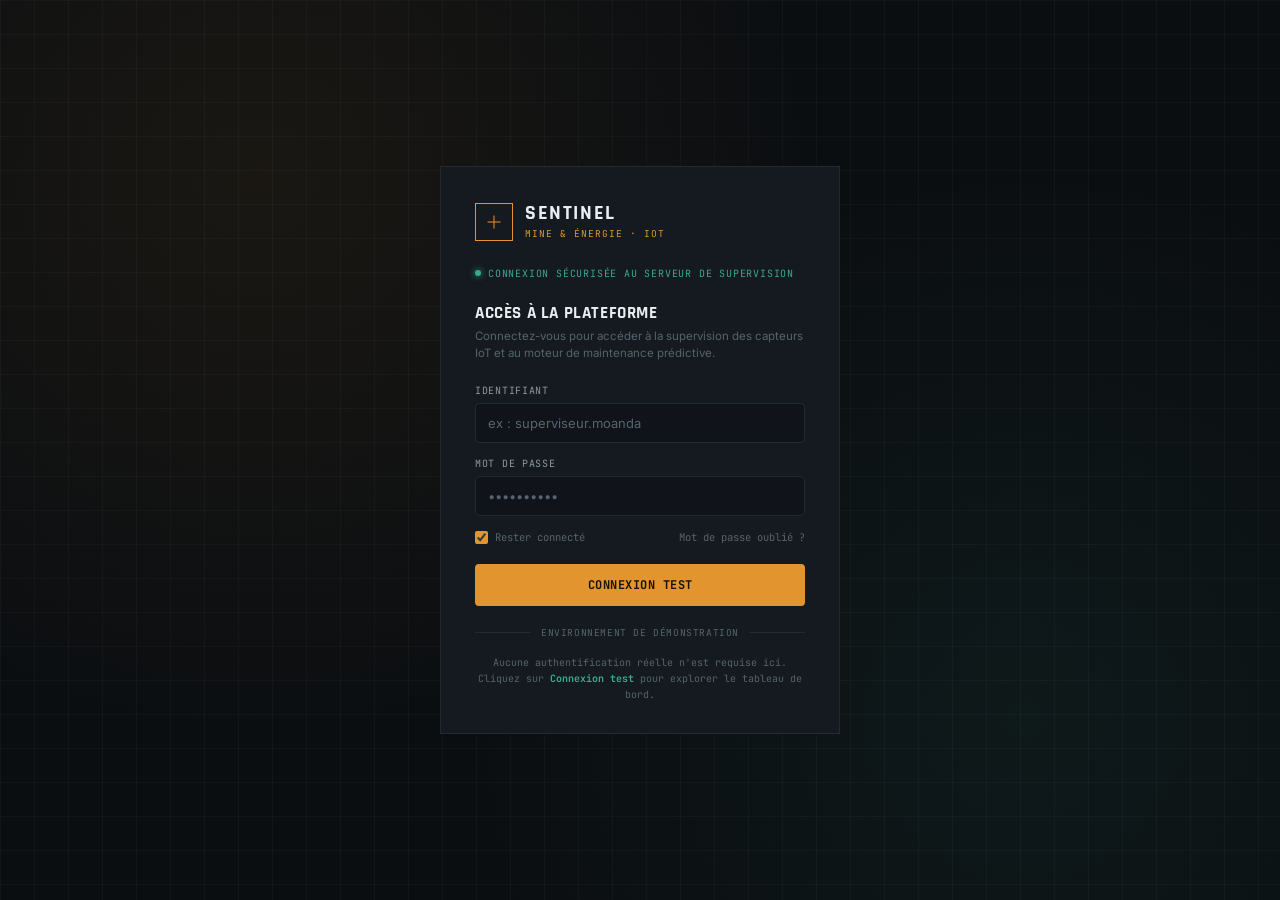
<file: solus.html>
<!DOCTYPE html>
<html lang="fr">
<head>
<meta charset="UTF-8">
<meta name="viewport" content="width=device-width, initial-scale=1.0">
<title>SENTINEL MINE — Maintenance Prédictive IoT</title>
<link rel="stylesheet" href="Style.css">
</head>
<body data-theme="dark" class="app-locked">

<!-- ============ ÉCRAN DE CONNEXION ============ -->
<div class="login-screen" id="loginScreen">
  <div class="login-card">
    <div class="login-brand">
      <div class="brand-mark"></div>
      <div class="brand-copy">
        <h1>SENTINEL</h1>
        <span>Mine &amp; Énergie · IoT</span>
      </div>
    </div>

    <div class="login-status"><span class="live-dot"></span> Connexion sécurisée au serveur de supervision</div>

    <h2>Accès à la plateforme</h2>
    <p class="login-sub">Connectez-vous pour accéder à la supervision des capteurs IoT et au moteur de maintenance prédictive.</p>

    <form id="loginForm" autocomplete="off">
      <div class="login-field">
        <label>Identifiant</label>
        <input type="text" placeholder="ex : superviseur.moanda">
      </div>
      <div class="login-field">
        <label>Mot de passe</label>
        <input type="password" placeholder="••••••••••">
      </div>
      <div class="login-remember">
        <label><input type="checkbox" checked> Rester connecté</label>
        <a href="#" onclick="return false;" style="color:var(--text-dim);">Mot de passe oublié ?</a>
      </div>
      <button type="submit" class="btn-login" id="btnLogin">
        <span class="login-spinner"></span>
        <span class="login-label">Connexion test</span>
      </button>
    </form>

    <div class="login-divider">environnement de démonstration</div>
    <div class="login-foot">
      Aucune authentification réelle n'est requise ici.<br>
      Cliquez sur <b>Connexion test</b> pour explorer le tableau de bord.
    </div>
  </div>
</div>

<div class="sidebar-overlay" id="sidebarOverlay"></div>

<div class="app">

  <!-- ============ SIDEBAR ============ -->
  <aside class="sidebar" id="sidebar">
    <div class="sidebar-brand">
      <div class="brand-mark"></div>
      <div class="brand-copy">
        <h1>SENTINEL</h1>
        <span>Mine &amp; Énergie · IoT</span>
      </div>
    </div>

    <nav class="nav">
      <div class="nav-group-label">Supervision</div>
      <div class="nav-item active" data-page="dashboard">
        <svg viewBox="0 0 24 24" fill="none" stroke="currentColor" stroke-width="1.8"><rect x="3" y="3" width="7" height="9" rx="1"/><rect x="14" y="3" width="7" height="5" rx="1"/><rect x="14" y="12" width="7" height="9" rx="1"/><rect x="3" y="16" width="7" height="5" rx="1"/></svg>
        Tableau de bord
      </div>
      <div class="nav-item" data-page="sensors">
        <svg viewBox="0 0 24 24" fill="none" stroke="currentColor" stroke-width="1.8"><circle cx="12" cy="12" r="2.4"/><path d="M12 3v3M12 18v3M21 12h-3M6 12H3M18.4 5.6l-2.1 2.1M7.7 16.3l-2.1 2.1M18.4 18.4l-2.1-2.1M7.7 7.7 5.6 5.6"/></svg>
        Capteurs IoT
      </div>
      <div class="nav-item" data-page="alerts">
        <svg viewBox="0 0 24 24" fill="none" stroke="currentColor" stroke-width="1.8"><path d="M18 8a6 6 0 1 0-12 0c0 7-3 9-3 9h18s-3-2-3-9"/><path d="M13.7 21a2 2 0 0 1-3.4 0"/></svg>
        Alertes
        <span class="nav-badge" id="navAlertBadge">0</span>
      </div>

      <div class="nav-group-label">Opérations</div>
      <div class="nav-item" data-page="parts">
        <svg viewBox="0 0 24 24" fill="none" stroke="currentColor" stroke-width="1.8"><path d="M21 8 12 3 3 8v8l9 5 9-5V8Z"/><path d="M3 8l9 5 9-5M12 13v8"/></svg>
        Pièces détachées
      </div>
      <div class="nav-item" data-page="history">
        <svg viewBox="0 0 24 24" fill="none" stroke="currentColor" stroke-width="1.8"><circle cx="12" cy="12" r="9"/><path d="M12 7v5l3.5 2"/></svg>
        Historique &amp; analyses
      </div>
    </nav>

    <div class="sidebar-foot">
      Statut système : <b>OPÉRATIONNEL</b><br>
      5 sites connectés · v1.0
    </div>
  </aside>

  <!-- ============ MAIN ============ -->
  <div class="main">
    <header class="topbar">
      <div class="topbar-left">
        <button class="hamburger" id="hamburger" aria-label="Ouvrir le menu">
          <svg width="18" height="18" viewBox="0 0 24 24" fill="none" stroke="currentColor" stroke-width="2"><path d="M3 6h18M3 12h18M3 18h18"/></svg>
        </button>
        <div>
          <div class="page-title" id="pageTitle">Tableau de bord</div>
          <span class="page-sub" id="pageSub">Supervision en temps réel du parc industriel</span>
        </div>
      </div>
      <div class="topbar-right">
        <div class="search-box">
          <svg viewBox="0 0 24 24" fill="none" stroke="currentColor" stroke-width="2"><circle cx="11" cy="11" r="7"/><path d="m21 21-4.3-4.3"/></svg>
          <input type="text" placeholder="Rechercher une machine...">
        </div>
        <div class="live-pill"><span class="live-dot"></span><span>Flux actif</span></div>
        <button class="icon-btn" id="notifBtn" title="Notifications">
          <svg viewBox="0 0 24 24" fill="none" stroke="currentColor" stroke-width="1.8"><path d="M18 8a6 6 0 1 0-12 0c0 7-3 9-3 9h18s-3-2-3-9"/><path d="M13.7 21a2 2 0 0 1-3.4 0"/></svg>
          <span class="icon-dot" id="notifDot"></span>
        </button>
        <button class="icon-btn" id="themeToggle" title="Changer de thème">
          <svg id="themeIconMoon" viewBox="0 0 24 24" fill="none" stroke="currentColor" stroke-width="1.8"><path d="M21 12.8A9 9 0 1 1 11.2 3 7 7 0 0 0 21 12.8Z"/></svg>
          <svg id="themeIconSun" class="hidden" viewBox="0 0 24 24" fill="none" stroke="currentColor" stroke-width="1.8"><circle cx="12" cy="12" r="4"/><path d="M12 2v2M12 20v2M4.9 4.9l1.4 1.4M17.7 17.7l1.4 1.4M2 12h2M20 12h2M4.9 19.1l1.4-1.4M17.7 6.3l1.4-1.4"/></svg>
        </button>
        <div class="avatar">SM</div>
      </div>
    </header>

    <div class="content">

      <!-- ================= PAGE : DASHBOARD ================= -->
      <section class="page" id="page-dashboard">

        <div class="ai-banner">
          <div class="ai-banner-icon">
            <svg viewBox="0 0 24 24" fill="none" stroke="currentColor" stroke-width="1.8"><path d="M12 2v4M12 18v4M4.9 4.9l2.8 2.8M16.3 16.3l2.8 2.8M2 12h4M18 12h4M4.9 19.1l2.8-2.8M16.3 7.7l2.8-2.8"/><circle cx="12" cy="12" r="3.2"/></svg>
          </div>
          <div class="ai-banner-text">
            <span class="ai-title">Moteur IA de maintenance prédictive</span>
            Analyse continue des flux capteurs · <b id="aiMachineCount">0</b> machines évaluées · <b id="aiRiskCount">0</b> à risque élevé dans les 72 prochaines heures.
          </div>
        </div>

        <div class="kpi-row">
          <div class="kpi-card">
            <div class="kpi-top">
              <span class="kpi-label">Capteurs actifs</span>
              <span class="kpi-icon teal"><svg viewBox="0 0 24 24" fill="none" stroke="currentColor" stroke-width="1.8"><circle cx="12" cy="12" r="2.4"/><path d="M12 3v3M12 18v3M21 12h-3M6 12H3"/></svg></span>
            </div>
            <div class="kpi-value" id="kpiSensors">0</div>
            <div class="kpi-trend up" id="kpiSensorsTrend">— sur 5 sites</div>
          </div>
          <div class="kpi-card">
            <div class="kpi-top">
              <span class="kpi-label">Disponibilité globale</span>
              <span class="kpi-icon teal"><svg viewBox="0 0 24 24" fill="none" stroke="currentColor" stroke-width="1.8"><path d="m4 12 5 5 11-11"/></svg></span>
            </div>
            <div class="kpi-value" id="kpiUptime">--<small>%</small></div>
            <div class="kpi-trend up">Moyenne glissante 24h</div>
          </div>
          <div class="kpi-card">
            <div class="kpi-top">
              <span class="kpi-label">Alertes actives</span>
              <span class="kpi-icon ore"><svg viewBox="0 0 24 24" fill="none" stroke="currentColor" stroke-width="1.8"><path d="M18 8a6 6 0 1 0-12 0c0 7-3 9-3 9h18s-3-2-3-9"/></svg></span>
            </div>
            <div class="kpi-value" id="kpiAlerts">0</div>
            <div class="kpi-trend down" id="kpiAlertsSub">0 critiques</div>
          </div>
          <div class="kpi-card">
            <div class="kpi-top">
              <span class="kpi-label">Score risque IA moyen</span>
              <span class="kpi-icon ai"><svg viewBox="0 0 24 24" fill="none" stroke="currentColor" stroke-width="1.8"><circle cx="12" cy="12" r="3.2"/><path d="M12 2v4M12 18v4M4.9 4.9l2.8 2.8M16.3 16.3l2.8 2.8"/></svg></span>
            </div>
            <div class="kpi-value" id="kpiAiScore">--<small>/100</small></div>
            <div class="kpi-trend" id="kpiAiTrend">Stable</div>
          </div>
        </div>

        <div class="dash-grid">
          <div class="panel">
            <div class="panel-head">
              <div class="section-title" style="margin:0;">Télémétrie en temps réel</div>
              <span class="chart-sub mono">Actualisation 2s</span>
            </div>
            <div class="realtime-chart-wrap">
              <canvas id="realtimeChart"></canvas>
            </div>
            <div class="chart-legend" id="realtimeLegend"></div>
          </div>

          <div class="panel">
            <div class="panel-head">
              <div class="section-title" style="margin:0;">Alertes récentes</div>
              <span class="chip active" style="cursor:default;" id="alertCountChip">0</span>
            </div>
            <div class="alerts-list" id="alertsListDash"></div>
          </div>
        </div>

        <div class="section-head">
          <div class="section-title">Parc de capteurs</div>
          <div class="section-actions">
            <div class="filters" id="filterBar" style="display:flex; gap:8px; flex-wrap:wrap;"></div>
            <button class="btn-primary" id="btnOpenModal">
              <svg width="13" height="13" viewBox="0 0 24 24" fill="none" stroke="currentColor" stroke-width="2.5"><path d="M12 5v14M5 12h14"/></svg>
              Ajouter un capteur
            </button>
          </div>
        </div>
        <div class="sensor-grid" id="sensorGrid"></div>
      </section>

      <!-- ================= PAGE : SENSORS ================= -->
      <section class="page hidden" id="page-sensors">
        <div class="section-head">
          <div class="section-title">Tous les capteurs IoT</div>
          <button class="btn-primary" id="btnOpenModal2">
            <svg width="13" height="13" viewBox="0 0 24 24" fill="none" stroke="currentColor" stroke-width="2.5"><path d="M12 5v14M5 12h14"/></svg>
            Ajouter un capteur
          </button>
        </div>
        <div class="panel">
          <div class="panel-body" style="padding:0;">
            <table class="data-table">
              <thead>
                <tr><th>Machine</th><th>Site</th><th>Type</th><th>Valeur</th><th>Seuil critique</th><th>Score IA</th><th>Statut</th><th></th></tr>
              </thead>
              <tbody id="sensorsTableBody"></tbody>
            </table>
          </div>
        </div>
      </section>

      <!-- ================= PAGE : ALERTS ================= -->
      <section class="page hidden" id="page-alerts">
        <div class="section-head">
          <div class="section-title">Toutes les alertes</div>
          <div class="section-actions">
            <button class="chip active" data-alertfilter="tous">Toutes</button>
            <button class="chip" data-alertfilter="critique">Critiques</button>
            <button class="chip" data-alertfilter="attention">Attention</button>
          </div>
        </div>
        <div class="panel">
          <div class="alerts-list" id="alertsListFull" style="max-height:none; padding:6px 0;"></div>
        </div>
      </section>

      <!-- ================= PAGE : PARTS ================= -->
      <section class="page hidden" id="page-parts">
        <div class="section-head">
          <div class="section-title">Gestion des pièces de rechange</div>
          <span class="chart-sub mono" id="partsLowStockNote">—</span>
        </div>
        <div class="panel">
          <div class="panel-body" style="padding:0;">
            <table class="data-table">
              <thead>
                <tr><th>Pièce</th><th>Compatible avec</th><th>Stock</th><th>Seuil réappro.</th><th>Statut</th><th></th></tr>
              </thead>
              <tbody id="partsTableBody"></tbody>
            </table>
          </div>
        </div>
      </section>

      <!-- ================= PAGE : HISTORY ================= -->
      <section class="page hidden" id="page-history">
        <div class="section-head">
          <div class="section-title">Historique &amp; analyses (30 derniers jours)</div>
          <span class="chart-sub mono">Données agrégées</span>
        </div>
        <div class="analytics-grid">
          <div class="chart-card">
            <div class="chart-card-head">
              <span class="chart-title">Disponibilité globale du parc</span>
              <span class="chart-sub">% moyen quotidien</span>
            </div>
            <div id="chartAvailability"></div>
            <div class="chart-legend">
              <span class="legend-item"><span class="legend-dot" style="background:var(--teal)"></span>Disponibilité</span>
              <span class="legend-item"><span class="legend-dot" style="background:var(--ore)"></span>Objectif (95%)</span>
            </div>
          </div>
          <div class="chart-card">
            <div class="chart-card-head">
              <span class="chart-title">Alertes par type de capteur</span>
              <span class="chart-sub">Cumul mensuel</span>
            </div>
            <div id="chartAlertTypes"></div>
          </div>
          <div class="chart-card">
            <div class="chart-card-head">
              <span class="chart-title">Coûts d'arrêt évités</span>
              <span class="chart-sub">Millions FCFA / mois</span>
            </div>
            <div id="chartCostSaved"></div>
            <div class="chart-legend">
              <span class="legend-item"><span class="legend-dot" style="background:var(--teal)"></span>Évités (maintenance prédictive)</span>
              <span class="legend-item"><span class="legend-dot" style="background:var(--red)"></span>Pannes non anticipées</span>
            </div>
          </div>
          <div class="chart-card">
            <div class="chart-card-head">
              <span class="chart-title">Répartition du parc par site</span>
              <span class="chart-sub">Machines surveillées</span>
            </div>
            <div id="chartSites"></div>
          </div>
        </div>
      </section>

    </div>
  </div>
</div>

<!-- ============ MODAL : AJOUT CAPTEUR ============ -->
<div class="modal-overlay" id="modalOverlay">
  <div class="modal">
    <h2>Nouveau capteur</h2>
    <p class="sub">Rattachez un capteur IoT à une machine pour démarrer sa surveillance prédictive par IA.</p>
    <div class="field">
      <label>Nom de la machine</label>
      <input type="text" id="inMachine" placeholder="Ex : Concasseur primaire C-04">
    </div>
    <div class="field">
      <label>Site</label>
      <select id="inSite">
        <option>Mine de manganèse — Moanda</option>
        <option>Champ pétrolier — Gamba</option>
        <option>Barrage hydroélectrique — Kinguélé</option>
        <option>Station de pompage — Owendo</option>
        <option>Raffinerie — Port-Gentil</option>
      </select>
    </div>
    <div class="field">
      <label>Type de capteur</label>
      <select id="inType">
        <option value="vibration">Vibration (mm/s)</option>
        <option value="temperature">Température (°C)</option>
        <option value="pression">Pression (bar)</option>
        <option value="debit">Débit (m³/h)</option>
        <option value="courant">Courant moteur (A)</option>
      </select>
    </div>
    <div class="field">
      <label>Seuil critique</label>
      <input type="number" id="inThreshold" placeholder="Valeur au-delà de laquelle une panne est probable">
    </div>
    <div class="modal-actions">
      <button class="btn-cancel" id="btnCancel">Annuler</button>
      <button class="btn-confirm" id="btnConfirm">Activer le capteur</button>
    </div>
  </div>
</div>

<div class="toast-wrap" id="toastWrap"></div>

<script src="Script.js"></script>
</body>
</html>
</file>
<file: Nda_kup-prototype/css/style.css>
:root{
  --green:#177a4a;--green-d:#0f5434;--gold:#f0b429;--blue:#1d5fa8;--red:#c8372d;--orange:#d9761a;
  --ink:#1c2a22;--mut:#5d6b63;--bg:#f6f4ee;--card:#fff;--line:#e2ded2;--map:#e9f1ee;--r:14px;
  --sh:0 1px 2px rgba(20,40,30,.06),0 4px 14px rgba(20,40,30,.05);
  font-family:system-ui,-apple-system,"Segoe UI",Roboto,"Helvetica Neue",Arial,sans-serif;
}
*{box-sizing:border-box}
html{-webkit-text-size-adjust:100%}
body{margin:0;background:var(--bg);color:var(--ink);font-size:15px;line-height:1.5}
h1,h2,h3{line-height:1.2;margin:0 0 .5em}
h1{font-size:1.55rem;letter-spacing:-.01em}
h2{font-size:1.08rem}
h3{font-size:.95rem;margin-top:1em}
a{color:var(--blue)}
code{background:#eef1ec;padding:1px 5px;border-radius:5px;font-size:.85em}
small{font-weight:500;color:var(--mut);font-size:.55em}

/* en-tête */
.hdr{position:sticky;top:0;z-index:30;background:var(--green-d);color:#fff}
.tricolor{height:4px;background:linear-gradient(90deg,#1ea35e 0 33.3%,var(--gold) 33.3% 66.6%,#2f78c4 66.6%)}
.hdr-in{display:flex;align-items:center;justify-content:space-between;gap:12px;padding:10px 18px;max-width:1280px;margin:0 auto;flex-wrap:wrap}
.brand{display:flex;align-items:baseline;gap:8px;color:#fff;text-decoration:none;font-weight:800;letter-spacing:.04em;font-size:1.15rem}
.brand small{color:#b9d9c7;font-weight:500;letter-spacing:0;font-size:.72rem}
.brand-dot{width:12px;height:12px;border-radius:50%;background:var(--gold);align-self:center;box-shadow:0 0 0 3px rgba(240,180,41,.3)}
.hdr-tools{display:flex;align-items:center;gap:10px;flex-wrap:wrap}
.roleselect{display:flex;align-items:center;gap:6px;font-size:.8rem;color:#cfe6d9}
.roleselect select{background:#fff;color:var(--ink);border:0;border-radius:8px;padding:6px 8px;font-size:.88rem;max-width:200px}
.net{display:flex;align-items:center;gap:7px;border:1px solid rgba(255,255,255,.35);background:transparent;color:#fff;padding:6px 12px;border-radius:999px;font-size:.85rem;cursor:pointer;font-weight:600}
.net i{width:9px;height:9px;border-radius:50%;background:#5fe39b}
.net.off{background:#7a3b0e;border-color:#e0891f}
.net.off i{background:#ffb15c}

/* structure */
.shell{display:flex;max-width:1280px;margin:0 auto;min-height:calc(100vh - 60px)}
.nav{width:210px;flex:0 0 210px;padding:18px 10px 18px 18px;display:flex;flex-direction:column;gap:4px;position:sticky;top:64px;align-self:flex-start}
.nav a{display:block;padding:9px 12px;border-radius:10px;text-decoration:none;color:var(--ink);font-weight:600;font-size:.92rem}
.nav a:hover{background:#ebe8dd}
.nav a.active{background:var(--green);color:#fff}
.main{flex:1;min-width:0;padding:22px 20px 80px}
body.public .shell{display:block}
body.public .main{max-width:560px;margin:0 auto}

/* éléments */
.pagehead{margin-bottom:14px}
.lead{color:var(--mut);margin:0}
.sub{color:var(--mut);margin:0 0 12px}
.sect{margin:26px 0 12px}
.note{color:var(--mut);font-size:.82rem;margin:10px 0 0}
.note.center{text-align:center}
.back{margin:0 0 8px;font-size:.9rem}
.card{background:var(--card);border:1px solid var(--line);border-radius:var(--r);padding:16px 18px;margin:0 0 16px;box-shadow:var(--sh)}
.card>h2{margin-bottom:.7em}
.farmhead{display:flex;justify-content:space-between;gap:12px;align-items:flex-start;flex-wrap:wrap}
.grid2{display:grid;grid-template-columns:repeat(2,minmax(0,1fr));gap:16px}
.grid3{display:grid;grid-template-columns:repeat(3,minmax(0,1fr));gap:12px}
.grid3 .full{grid-column:1/-1}
.chips{display:flex;flex-wrap:wrap;gap:6px;margin:8px 0 0}
.chip{display:inline-flex;align-items:center;gap:6px;background:#eef1ec;border:1px solid var(--line);border-radius:999px;padding:3px 10px;font-size:.82rem}
.chip button{border:0;background:none;cursor:pointer;color:var(--mut);font-size:1rem;line-height:1;padding:0}
.chip.link{text-decoration:none;color:var(--blue);font-weight:600}
.chip.bad{color:var(--red);background:#fbeceb}
.badge{display:inline-block;border-radius:999px;padding:2px 9px;font-size:.74rem;font-weight:700;white-space:nowrap}
.badge.ok{background:#dff3e8;color:#0d6a3d}
.badge.warn{background:#fdecd2;color:#8a4b00}
.badge.bad{background:#fbe0dd;color:#9c2018}
.badge.info{background:#dce9f8;color:#174f8f}
.badge.mute{background:#ecebe4;color:#555}
.mute{color:var(--mut)}

/* kpi */
.kpis{display:grid;grid-template-columns:repeat(auto-fill,minmax(168px,1fr));gap:12px;margin:0 0 16px}
.card .kpis{margin:0}
.kpi{background:var(--card);border:1px solid var(--line);border-radius:var(--r);padding:12px 14px;box-shadow:var(--sh);border-top:4px solid var(--line)}
.kpi.good{border-top-color:var(--green)}.kpi.warn{border-top-color:var(--orange)}.kpi.bad{border-top-color:var(--red)}
.kpi-l{font-size:.74rem;color:var(--mut);text-transform:uppercase;letter-spacing:.05em;font-weight:700}
.kpi-v{font-size:1.65rem;font-weight:800;margin-top:2px;letter-spacing:-.02em}
.kpi-s{font-size:.78rem;color:var(--mut)}

/* tableaux */
.tablewrap{overflow-x:auto;-webkit-overflow-scrolling:touch}
.tbl{border-collapse:collapse;width:100%;font-size:.88rem}
.tbl th{text-align:left;font-size:.72rem;text-transform:uppercase;letter-spacing:.04em;color:var(--mut);padding:8px 10px;border-bottom:2px solid var(--line);white-space:nowrap}
.tbl td{padding:9px 10px;border-bottom:1px solid #efece3;vertical-align:middle}
.tbl tr:hover td{background:#faf8f2}
.tbl .empty{color:var(--mut);text-align:center;padding:20px}
.card .tablewrap+.note{margin-top:10px}

/* formulaires */
.fld{display:flex;flex-direction:column;gap:4px;font-size:.84rem;font-weight:600;color:var(--ink)}
.fld.grow{flex:1;min-width:220px}
.fld>span{color:var(--mut);font-weight:600}
input,select,textarea{font:inherit;border:1.5px solid #cfcab9;border-radius:10px;padding:10px 11px;background:#fff;color:var(--ink);width:100%;min-height:44px}
textarea{min-height:64px}
input:focus,select:focus,textarea:focus,button:focus-visible,a:focus-visible{outline:3px solid rgba(29,95,168,.35);outline-offset:1px;border-color:var(--blue)}
input[type=checkbox]{width:18px;height:18px;min-height:0;accent-color:var(--green)}
.chk{display:flex;align-items:center;gap:8px;font-size:.9rem;font-weight:500}
.checks{border:1.5px solid #cfcab9;border-radius:10px;padding:8px 12px;margin:0}
.checks legend{font-size:.84rem;color:var(--mut);font-weight:600;padding:0 4px}
.checks .chk{padding:4px 0}
.stack{display:flex;flex-direction:column;gap:12px}
form.inline{display:flex;gap:10px;flex-wrap:wrap;align-items:flex-end;margin-top:12px}
form.inline .fld{flex:1;min-width:140px}
.filters{display:flex;gap:12px;flex-wrap:wrap;align-items:flex-end;margin:0 0 14px}
.filters .fld{min-width:160px}
.btn{display:inline-flex;align-items:center;justify-content:center;gap:6px;border:1.5px solid transparent;border-radius:10px;padding:10px 16px;font:inherit;font-weight:700;cursor:pointer;text-decoration:none;min-height:44px}
.btn.sm{padding:5px 11px;min-height:34px;font-size:.84rem}
.btn.primary{background:var(--green);color:#fff}
.btn.primary:hover{background:var(--green-d)}
.btn.ghost{background:#fff;border-color:#cfcab9;color:var(--ink)}
.btn.ghost:hover{background:#f3f1e8}
.btn.danger{background:var(--red);color:#fff}
.btn.warn{background:var(--gold);color:#3b2a00}
.cta{margin:14px 0 0}
.locked{margin-top:14px;background:#fff7e0;border:1px dashed #d8b24a;border-radius:10px;padding:10px 14px;font-size:.88rem}

/* bannières */
.banner{border-radius:12px;padding:11px 14px;margin:0 0 14px;font-weight:600;font-size:.9rem}
.banner.warn{background:#fdecd2;color:#7a4300;border:1px solid #f0c98d}
.banner.bad{background:#fbe0dd;color:#8c1d15;border:1px solid #efb1ab}

/* graphiques */
.chart svg{width:100%;height:auto;display:block}
.chart .grid{stroke:#ebe7da;stroke-width:1}
.chart .ax,.map .ax{font-size:10px;fill:#7b867f}
.legend{display:flex;gap:14px;flex-wrap:wrap;font-size:.8rem;color:var(--mut);margin-top:8px}
.lg{display:inline-flex;align-items:center;gap:6px}
.lg i{width:11px;height:11px;border-radius:3px;display:inline-block}
.hbar{display:grid;grid-template-columns:130px 1fr 60px;align-items:center;gap:10px;margin:9px 0;font-size:.86rem}
.hbar>div{background:#eeebe0;border-radius:6px;height:12px;overflow:hidden}
.hbar i{display:block;height:100%;border-radius:6px}
.hbar b{text-align:right}
.map{width:100%;max-width:520px;height:auto;display:block;margin:0 auto}
.map .grid{stroke:#d3e2dc;stroke-width:1}
.map .eq{stroke:#b8cfc6;stroke-dasharray:4 4}
.map .ocean{font-size:11px;fill:#8aa79b;font-style:italic}
.map .plab{font-size:9.5px;fill:#4d6358;font-weight:600}
.map circle{transition:r .15s}
.map a:hover circle{stroke:#000;stroke-width:2}
.mapcard{padding:14px}
.pubal{padding:8px 0;border-bottom:1px solid #efece3}

/* alertes */
.alert{background:#fff;border:1px solid var(--line);border-left:5px solid var(--orange);border-radius:var(--r);padding:14px 16px;margin-bottom:14px;box-shadow:var(--sh)}
.alert.new{border-left-color:var(--red)}
.alert header{display:flex;gap:8px;align-items:center;flex-wrap:wrap}
.alert .when{margin-left:auto;color:var(--mut);font-size:.84rem}
.alert p{margin:6px 0}
.hist{margin:8px 0;padding-left:18px;color:var(--mut);font-size:.84rem}
.actions{display:flex;gap:8px;flex-wrap:wrap;align-items:center;margin-top:10px}
.note-in{flex:1;min-width:180px;min-height:34px;padding:5px 10px}
.steps{padding-left:20px;margin:0}.steps li{margin:7px 0}

/* accueil */
.hero{background:linear-gradient(135deg,var(--green-d),#1b8a57);color:#fff;border-radius:20px;padding:28px 26px;margin-bottom:8px}
.hero h1{font-size:1.8rem;max-width:720px}
.hero p{max-width:680px;color:#d7ecdf;margin:0}
.hero-tag{display:inline-block;background:rgba(240,180,41,.2);color:#ffd77a;border:1px solid rgba(240,180,41,.4);border-radius:999px;padding:3px 12px;font-size:.78rem;font-weight:700;margin-bottom:12px}
.rolegrid{display:grid;grid-template-columns:repeat(auto-fill,minmax(230px,1fr));gap:12px;margin-bottom:18px}
.rolecard{text-align:left;background:#fff;border:1.5px solid var(--line);border-radius:var(--r);padding:14px 16px;cursor:pointer;font:inherit;display:flex;flex-direction:column;gap:6px;box-shadow:var(--sh);transition:transform .12s,border-color .12s}
.rolecard:hover{transform:translateY(-2px);border-color:var(--green)}
.rolecard strong{font-size:1rem;color:var(--green-d)}
.rolecard span{color:var(--mut);font-size:.86rem}
.card.pub{border-left:5px solid var(--gold)}

/* page publique */
.pubhead{text-align:center;padding:14px 0 6px}
.pubhead h1{font-size:1.5rem}
.pubtag{display:inline-block;background:var(--gold);color:#3b2a00;font-weight:800;border-radius:999px;padding:4px 14px;font-size:.8rem;margin-bottom:10px;letter-spacing:.03em}
.verdict{border-radius:20px;padding:26px 20px;text-align:center;margin-bottom:16px}
.verdict.ok{background:#dff3e8;color:#0d5a34}
.verdict.partial{background:#fdf0d0;color:#6b4700}
.verdict.bad{background:#fbe0dd;color:#8c1d15}
.verdict h1{margin:8px 0 6px}
.verdict p{margin:0}
.v-ic{width:60px;height:60px;border-radius:50%;background:rgba(255,255,255,.7);display:inline-flex;align-items:center;justify-content:center;font-size:1.9rem;font-weight:800}
.dl{display:grid;grid-template-columns:140px 1fr;gap:6px 12px;margin:0}
.dl dt{color:var(--mut)}.dl dd{margin:0;font-weight:600}
.tl{list-style:none;margin:0;padding:0 0 0 6px}
.tl li{position:relative;padding:0 0 16px 28px;display:flex;flex-direction:column}
.tl li::before{content:"";position:absolute;left:0;top:4px;width:14px;height:14px;border-radius:50%;background:var(--green);border:3px solid #dff3e8}
.tl li::after{content:"";position:absolute;left:6px;top:20px;bottom:0;width:2px;background:#d7dccf}
.tl li:last-child::after{display:none}
.tl li.todo::before{background:#cfcab9;border-color:#ecebe4}
.tl li.todo b{color:var(--mut)}
.tl li span{color:var(--mut);font-size:.88rem}
.disc{font-size:.8rem;color:var(--mut);text-align:center;border-top:1px solid var(--line);padding-top:12px}
#cam{width:100%;border-radius:12px;background:#000;margin-top:10px}

/* modale, toasts */
.modal[hidden]{display:none}
.modal{position:fixed;inset:0;z-index:60;display:flex;align-items:center;justify-content:center;padding:16px}
.modal-bg{position:absolute;inset:0;background:rgba(15,30,22,.55)}
.modal-box{position:relative;background:#fff;border-radius:18px;padding:22px;max-width:440px;width:100%;max-height:92vh;overflow:auto}
.modal-x{position:absolute;right:10px;top:8px;border:0;background:none;font-size:1.6rem;cursor:pointer;color:var(--mut)}
.qrbox{text-align:center}
.qr svg{width:240px;height:240px;margin:6px auto;display:block}
.qrmeta{font-size:.86rem;margin:6px 0}
.toasts{position:fixed;left:50%;bottom:76px;transform:translateX(-50%);z-index:80;display:flex;flex-direction:column;gap:8px;align-items:center;width:min(92vw,460px);pointer-events:none}
.toast{background:#22312a;color:#fff;border-radius:12px;padding:11px 16px;font-size:.9rem;box-shadow:0 8px 24px rgba(0,0,0,.25);transition:opacity .4s,transform .4s;width:100%}
.toast.ok{background:#14663d}.toast.warn{background:#8a4b00}.toast.bad{background:#a52a21}
.toast.out{opacity:0;transform:translateY(8px)}

/* mobile */
@media (max-width:820px){
  .shell{display:block}
  .nav{position:fixed;left:0;right:0;bottom:0;top:auto;width:auto;flex-direction:row;overflow-x:auto;padding:8px 8px calc(8px + env(safe-area-inset-bottom));background:#fff;border-top:1px solid var(--line);z-index:40;gap:4px}
  .nav a{white-space:nowrap;padding:9px 13px;flex:0 0 auto}
  .main{padding:16px 14px 96px}
  .grid2,.grid3{grid-template-columns:1fr}
  .hdr-in{padding:8px 12px}
  .brand small{display:none}
  .kpis{grid-template-columns:repeat(2,1fr)}
  .kpi-v{font-size:1.4rem}
  .hero h1{font-size:1.4rem}
  .toasts{bottom:84px}
  .hbar{grid-template-columns:100px 1fr 54px}
}
body.public .toasts{bottom:24px}

/* impression : rapport et étiquette QR */
@media print{
  .hdr,.nav,.toasts,.noprint,.btn,.filters{display:none !important}
  body{background:#fff}
  .main{padding:0}
  .card,.kpi{box-shadow:none}
  body.printing-qr .shell,body.printing-qr .hdr{display:none}
  .modal{position:static;display:block}
  .modal-bg,.modal-x,.modal .actions,.modal .note{display:none}
  .modal-box{max-width:none;padding:0}
}
</file>
<file: Style.css>
@import url('https://fonts.googleapis.com/css2?family=Rajdhani:wght@500;600;700&family=Inter:wght@400;500;600;700&family=JetBrains+Mono:wght@400;500;700&display=swap');

/* =========================================================
   TOKENS
========================================================= */
:root{
  --bg:            #0b0e11;
  --bg-elevated:   #101418;
  --bg-panel:      #141a1f;
  --bg-card:       #181f25;
  --bg-card-hover: #1c242b;
  --bg-input:      #10141a;
  --steel:         #2c3944;
  --steel-line:    #212b32;
  --text-hi:       #e9eef1;
  --text-mid:      #8b9aa4;
  --text-dim:      #56646e;

  --ore:           #e2952f;   /* couleur minerai / avertissement */
  --ore-glow:      rgba(226,149,47,0.15);
  --red:           #d1493c;
  --red-glow:      rgba(209,73,60,0.16);
  --teal:          #38a993;
  --teal-glow:     rgba(56,169,147,0.15);
  --blue:          #4f8ff0;
  --blue-glow:     rgba(79,143,240,0.15);
  --ai:            #8b7cf6;   /* accent IA */
  --ai-glow:       rgba(139,124,246,0.16);

  --grid-line:     rgba(139,154,164,0.05);
  --radius-s:      4px;
  --radius-m:      6px;
  --sidebar-w:     236px;
  --topbar-h:      64px;
}

body[data-theme="light"]{
  --bg:            #eef1f3;
  --bg-elevated:   #ffffff;
  --bg-panel:      #ffffff;
  --bg-card:       #ffffff;
  --bg-card-hover: #f6f8f9;
  --bg-input:      #f2f4f6;
  --steel:         #ccd5db;
  --steel-line:    #dee4e8;
  --text-hi:       #1a2126;
  --text-mid:      #5b6770;
  --text-dim:      #8b969e;

  --ore:           #b5701e;
  --ore-glow:      rgba(181,112,30,0.12);
  --red:           #b23a2f;
  --red-glow:      rgba(178,58,47,0.1);
  --teal:          #1f8a76;
  --teal-glow:     rgba(31,138,118,0.12);
  --blue:          #2f6fd8;
  --blue-glow:     rgba(47,111,216,0.12);
  --ai:            #6c5ce0;
  --ai-glow:       rgba(108,92,224,0.12);

  --grid-line:     rgba(90,102,112,0.06);
}

/* =========================================================
   RESET / BASE
========================================================= */
*, *::before, *::after{ box-sizing:border-box; margin:0; padding:0; }
html, body{ height:100%; }
body{
  background:var(--bg);
  color:var(--text-hi);
  font-family:'Inter',sans-serif;
  font-size:14px;
  -webkit-font-smoothing:antialiased;
}
::selection{ background:var(--ore-glow); }
a{ color:inherit; text-decoration:none; }
button{ font-family:inherit; }
::-webkit-scrollbar{ width:7px; height:7px; }
::-webkit-scrollbar-thumb{ background:var(--steel); border-radius:4px; }
::-webkit-scrollbar-track{ background:transparent; }

.mono{ font-family:'JetBrains Mono',monospace; }
.hidden{ display:none !important; }

/* =========================================================
   APP SHELL
========================================================= */
.app{ display:flex; min-height:100vh; }

/* ---- Sidebar ---- */
.sidebar{
  width:var(--sidebar-w); flex-shrink:0;
  background:var(--bg-elevated);
  border-right:1px solid var(--steel-line);
  display:flex; flex-direction:column;
  position:fixed; top:0; left:0; bottom:0; z-index:50;
  transition:transform .25s ease;
}
.sidebar-brand{
  display:flex; align-items:center; gap:12px;
  padding:22px 20px; border-bottom:1px solid var(--steel-line);
}
.brand-mark{
  width:34px; height:34px; border:1px solid var(--ore); position:relative; flex-shrink:0;
}
.brand-mark::before, .brand-mark::after{ content:''; position:absolute; background:var(--ore); top:50%; left:50%; transform:translate(-50%,-50%); }
.brand-mark::before{ width:1px; height:13px; }
.brand-mark::after{ width:13px; height:1px; }
.brand-copy h1{ font-family:'Rajdhani',sans-serif; font-weight:700; font-size:18px; letter-spacing:1.6px; line-height:1; }
.brand-copy span{ font-family:'JetBrains Mono',monospace; font-size:9.5px; color:var(--ore); letter-spacing:1px; text-transform:uppercase; }

.nav{ flex:1; padding:16px 12px; overflow-y:auto; }
.nav-group-label{
  font-family:'JetBrains Mono',monospace; font-size:10px; color:var(--text-dim);
  text-transform:uppercase; letter-spacing:1.2px; padding:14px 10px 6px;
}
.nav-item{
  display:flex; align-items:center; gap:12px; padding:10px 12px; border-radius:var(--radius-s);
  color:var(--text-mid); font-size:13.5px; font-weight:500; cursor:pointer; margin-bottom:2px;
  transition:background .15s, color .15s; position:relative;
}
.nav-item svg{ width:17px; height:17px; flex-shrink:0; opacity:0.85; }
.nav-item:hover{ background:var(--bg-card); color:var(--text-hi); }
.nav-item.active{ background:var(--ore-glow); color:var(--ore); }
.nav-item.active svg{ opacity:1; }
.nav-item .nav-badge{
  margin-left:auto; background:var(--red); color:#fff; font-family:'JetBrains Mono',monospace;
  font-size:9.5px; font-weight:700; padding:1px 6px; border-radius:9px; min-width:16px; text-align:center;
}

.sidebar-foot{
  padding:16px 20px; border-top:1px solid var(--steel-line);
  font-family:'JetBrains Mono',monospace; font-size:10px; color:var(--text-dim); line-height:1.5;
}
.sidebar-foot b{ color:var(--teal); }

/* ---- Main column ---- */
.main{ margin-left:var(--sidebar-w); flex:1; min-width:0; display:flex; flex-direction:column; min-height:100vh; }

.topbar{
  height:var(--topbar-h); flex-shrink:0;
  display:flex; align-items:center; justify-content:space-between;
  padding:0 28px; border-bottom:1px solid var(--steel-line);
  background:var(--bg-elevated);
  position:sticky; top:0; z-index:40;
  gap:16px;
}
.topbar-left{ display:flex; align-items:center; gap:16px; min-width:0; }
.hamburger{
  display:none; width:34px; height:34px; border:1px solid var(--steel-line); background:transparent;
  color:var(--text-mid); cursor:pointer; align-items:center; justify-content:center; flex-shrink:0;
}
.page-title{ font-family:'Rajdhani',sans-serif; font-weight:700; font-size:19px; letter-spacing:0.5px; white-space:nowrap; }
.page-sub{ font-family:'JetBrains Mono',monospace; font-size:10.5px; color:var(--text-dim); display:block; margin-top:1px; }

.topbar-right{ display:flex; align-items:center; gap:12px; flex-shrink:0; }

.search-box{
  display:flex; align-items:center; gap:8px; background:var(--bg-input);
  border:1px solid var(--steel-line); padding:8px 12px; width:220px; border-radius:20px;
}
.search-box svg{ width:14px; height:14px; color:var(--text-dim); flex-shrink:0; }
.search-box input{ background:none; border:none; outline:none; color:var(--text-hi); font-size:12.5px; width:100%; }
.search-box input::placeholder{ color:var(--text-dim); }

.icon-btn{
  width:36px; height:36px; border:1px solid var(--steel-line); background:transparent;
  color:var(--text-mid); cursor:pointer; display:flex; align-items:center; justify-content:center;
  position:relative; border-radius:var(--radius-s); transition:all .15s; flex-shrink:0;
}
.icon-btn:hover{ border-color:var(--ore); color:var(--ore); }
.icon-btn svg{ width:16px; height:16px; }
.icon-dot{
  position:absolute; top:6px; right:6px; width:7px; height:7px; border-radius:50%;
  background:var(--red); border:1.5px solid var(--bg-elevated);
}

.live-pill{
  display:flex; align-items:center; gap:7px; font-family:'JetBrains Mono',monospace; font-size:10.5px;
  color:var(--teal); border:1px solid rgba(56,169,147,0.35); background:var(--teal-glow);
  padding:6px 12px; border-radius:20px; letter-spacing:0.6px; text-transform:uppercase; white-space:nowrap;
}
.live-dot{ width:6px; height:6px; border-radius:50%; background:var(--teal); box-shadow:0 0 7px var(--teal); animation:pulse 2s infinite; }
@keyframes pulse{ 0%,100%{opacity:1;} 50%{opacity:0.3;} }

.avatar{
  width:34px; height:34px; border-radius:50%; background:linear-gradient(135deg,var(--ore),var(--red));
  display:flex; align-items:center; justify-content:center; font-family:'Rajdhani',sans-serif; font-weight:700;
  font-size:13px; color:#fff; flex-shrink:0;
}

/* =========================================================
   PAGE CONTENT
========================================================= */
.content{ padding:24px 28px 60px; flex:1; }
.content > .page{ animation:fadeIn .3s ease; }
@keyframes fadeIn{ from{opacity:0; transform:translateY(6px);} to{opacity:1; transform:translateY(0);} }

/* ---- KPI cards ---- */
.kpi-row{ display:grid; grid-template-columns:repeat(4,1fr); gap:14px; margin-bottom:22px; }
.kpi-card{
  background:var(--bg-panel); border:1px solid var(--steel-line); padding:18px 20px; position:relative; overflow:hidden;
}
.kpi-top{ display:flex; justify-content:space-between; align-items:flex-start; }
.kpi-label{ font-family:'JetBrains Mono',monospace; font-size:10.5px; color:var(--text-dim); text-transform:uppercase; letter-spacing:1px; }
.kpi-icon{ width:30px; height:30px; border-radius:var(--radius-s); display:flex; align-items:center; justify-content:center; flex-shrink:0; }
.kpi-icon svg{ width:15px; height:15px; }
.kpi-icon.teal{ background:var(--teal-glow); color:var(--teal); }
.kpi-icon.ore{ background:var(--ore-glow); color:var(--ore); }
.kpi-icon.red{ background:var(--red-glow); color:var(--red); }
.kpi-icon.ai{ background:var(--ai-glow); color:var(--ai); }
.kpi-value{ font-family:'Rajdhani',sans-serif; font-weight:700; font-size:32px; margin-top:10px; line-height:1; }
.kpi-value small{ font-size:15px; color:var(--text-mid); font-weight:600; margin-left:3px; }
.kpi-trend{ font-family:'JetBrains Mono',monospace; font-size:11px; margin-top:8px; display:flex; align-items:center; gap:5px; }
.kpi-trend.up{ color:var(--teal); }
.kpi-trend.down{ color:var(--red); }

/* ---- Section headers ---- */
.section-head{ display:flex; align-items:center; justify-content:space-between; margin-bottom:14px; gap:12px; flex-wrap:wrap; }
.section-title{
  font-family:'Rajdhani',sans-serif; font-weight:700; font-size:16px; letter-spacing:1px; text-transform:uppercase;
  display:flex; align-items:center; gap:10px;
}
.section-title::before{ content:''; width:3px; height:15px; background:var(--ore); display:inline-block; }
.section-actions{ display:flex; gap:8px; flex-wrap:wrap; }

.chip{
  font-family:'JetBrains Mono',monospace; font-size:10.5px; letter-spacing:0.4px; text-transform:uppercase;
  background:transparent; border:1px solid var(--steel-line); color:var(--text-mid); padding:6px 12px; cursor:pointer;
  transition:all .15s; border-radius:16px;
}
.chip:hover{ border-color:var(--text-mid); color:var(--text-hi); }
.chip.active{ background:var(--ore); border-color:var(--ore); color:#181205; font-weight:700; }

.btn-primary{
  font-family:'JetBrains Mono',monospace; font-size:11.5px; letter-spacing:0.5px; font-weight:700;
  background:var(--ore); color:#181205; border:none; padding:9px 16px; cursor:pointer;
  text-transform:uppercase; display:flex; align-items:center; gap:6px; transition:transform .12s, box-shadow .12s;
  border-radius:var(--radius-s);
}
.btn-primary:hover{ transform:translateY(-1px); box-shadow:0 6px 16px rgba(226,149,47,0.25); }
.btn-ghost{
  font-family:'JetBrains Mono',monospace; font-size:11px; letter-spacing:0.4px; text-transform:uppercase;
  background:transparent; border:1px solid var(--steel-line); color:var(--text-mid); padding:8px 14px; cursor:pointer;
  border-radius:var(--radius-s); transition:all .15s;
}
.btn-ghost:hover{ border-color:var(--text-mid); color:var(--text-hi); }

/* ---- Dashboard grid layout ---- */
.dash-grid{ display:grid; grid-template-columns:1fr 320px; gap:18px; align-items:start; margin-bottom:24px; }
@media (max-width:1100px){ .dash-grid{ grid-template-columns:1fr; } }

.panel{ background:var(--bg-panel); border:1px solid var(--steel-line); }
.panel-head{ display:flex; justify-content:space-between; align-items:center; padding:15px 18px; border-bottom:1px solid var(--steel-line); }
.panel-body{ padding:16px 18px; }

/* ---- Realtime chart ---- */
.realtime-chart-wrap{ position:relative; }
canvas#realtimeChart{ width:100%; height:220px; display:block; }
.chart-legend{ display:flex; gap:16px; flex-wrap:wrap; margin-top:10px; padding:0 18px 16px; }
.legend-item{ display:flex; align-items:center; gap:6px; font-family:'JetBrains Mono',monospace; font-size:10.5px; color:var(--text-mid); }
.legend-dot{ width:8px; height:8px; border-radius:2px; display:inline-block; }

/* ---- Sensor grid ---- */
.sensor-grid{ display:grid; grid-template-columns:repeat(auto-fill,minmax(290px,1fr)); gap:13px; }
.sensor-card{
  background:var(--bg-card); border:1px solid var(--steel-line); position:relative; transition:background .15s;
  animation:fadeIn .35s ease;
}
.sensor-card:hover{ background:var(--bg-card-hover); }
.sensor-card.s-critique{ border-left:3px solid var(--red); }
.sensor-card.s-attention{ border-left:3px solid var(--ore); }
.sensor-card.s-normal{ border-left:3px solid var(--teal); }

.sc-head{ display:flex; justify-content:space-between; align-items:flex-start; padding:13px 15px 8px; }
.sc-title{ font-family:'Rajdhani',sans-serif; font-weight:600; font-size:15px; }
.sc-meta{ font-family:'JetBrains Mono',monospace; font-size:10.5px; color:var(--text-dim); margin-top:3px; }
.sc-remove{ background:none; border:none; color:var(--text-dim); cursor:pointer; font-size:15px; padding:2px 4px; transition:color .15s; }
.sc-remove:hover{ color:var(--red); }

.sc-body{ padding:0 15px 10px; display:flex; align-items:center; gap:12px; }
.sc-value .num{ font-family:'JetBrains Mono',monospace; font-size:26px; font-weight:700; }
.sc-value .unit{ font-family:'JetBrains Mono',monospace; font-size:11px; color:var(--text-mid); margin-left:2px; }
.sc-spark{ flex:1; height:40px; }
.sc-spark svg{ width:100%; height:100%; display:block; }

.sc-ai{
  margin:0 15px 10px; padding:8px 10px; background:var(--ai-glow); border-radius:var(--radius-s);
  display:flex; align-items:center; justify-content:space-between; font-family:'JetBrains Mono',monospace; font-size:10.5px;
}
.sc-ai b{ color:var(--ai); }
.ai-tag{ display:flex; align-items:center; gap:5px; color:var(--ai); font-weight:700; text-transform:uppercase; letter-spacing:0.4px; }
.ai-tag svg{ width:12px; height:12px; }

.sc-foot{ display:flex; justify-content:space-between; align-items:center; padding:10px 15px; border-top:1px solid var(--steel-line); font-family:'JetBrains Mono',monospace; font-size:11px; }
.badge{ padding:3px 9px; border-radius:2px; text-transform:uppercase; letter-spacing:0.6px; font-weight:700; font-size:9.5px; }
.badge.normal{ background:var(--teal-glow); color:var(--teal); }
.badge.attention{ background:var(--ore-glow); color:var(--ore); }
.badge.critique{ background:var(--red-glow); color:var(--red); }
.eta b{ color:var(--text-hi); }

.empty-state{ grid-column:1/-1; text-align:center; padding:50px 20px; color:var(--text-dim); border:1px dashed var(--steel-line); font-family:'JetBrains Mono',monospace; font-size:12.5px; }

/* ---- Alerts list ---- */
.alerts-list{ max-height:640px; overflow-y:auto; }
.alert-item{ background:var(--bg-card); padding:12px 13px; margin:0 12px 10px; border-left:3px solid var(--steel); animation:fadeIn .3s ease; }
.alert-item:first-child{ margin-top:12px; }
.alert-item.critique{ border-left-color:var(--red); }
.alert-item.attention{ border-left-color:var(--ore); }
.alert-top{ display:flex; justify-content:space-between; margin-bottom:5px; gap:8px; }
.alert-machine{ font-family:'Rajdhani',sans-serif; font-weight:600; font-size:13px; }
.alert-time{ font-family:'JetBrains Mono',monospace; font-size:9.5px; color:var(--text-dim); white-space:nowrap; }
.alert-msg{ font-size:11.5px; color:var(--text-mid); line-height:1.5; margin-bottom:8px; }
.alert-actions{ display:flex; gap:8px; }
.mini-btn{
  font-family:'JetBrains Mono',monospace; font-size:10px; text-transform:uppercase; background:transparent;
  border:1px solid var(--steel-line); color:var(--text-mid); padding:5px 9px; cursor:pointer; transition:all .15s;
}
.mini-btn:hover{ border-color:var(--ore); color:var(--ore); }
.mini-btn.ordered{ border-color:var(--teal); color:var(--teal); pointer-events:none; }

/* ---- Tables (parts, history) ---- */
.data-table{ width:100%; border-collapse:collapse; }
.data-table thead th{
  text-align:left; font-family:'JetBrains Mono',monospace; font-size:10px; text-transform:uppercase; letter-spacing:0.6px;
  color:var(--text-dim); padding:10px 14px; border-bottom:1px solid var(--steel-line); white-space:nowrap;
}
.data-table tbody td{ padding:12px 14px; border-bottom:1px solid var(--steel-line); font-size:12.5px; vertical-align:middle; }
.data-table tbody tr:last-child td{ border-bottom:none; }
.data-table tbody tr:hover{ background:var(--bg-card-hover); }
.part-name{ font-weight:600; font-family:'Rajdhani',sans-serif; font-size:14px; }
.part-ref{ font-family:'JetBrains Mono',monospace; font-size:10px; color:var(--text-dim); }
.stock-bar{ width:100px; height:7px; background:var(--steel-line); position:relative; display:inline-block; vertical-align:middle; margin-right:8px; border-radius:2px; overflow:hidden;}
.stock-fill{ height:100%; border-radius:2px; }

/* ---- AI predictive banner ---- */
.ai-banner{
  display:flex; align-items:center; gap:16px; background:linear-gradient(90deg, var(--ai-glow), transparent);
  border:1px solid rgba(139,124,246,0.3); padding:16px 20px; margin-bottom:22px; border-radius:var(--radius-m);
}
.ai-banner-icon{ width:42px; height:42px; border-radius:50%; background:var(--ai-glow); color:var(--ai); display:flex; align-items:center; justify-content:center; flex-shrink:0; }
.ai-banner-icon svg{ width:20px; height:20px; }
.ai-banner-text b{ color:var(--ai); }
.ai-banner-text{ font-size:12.5px; color:var(--text-mid); line-height:1.5; }
.ai-banner-text .ai-title{ font-family:'Rajdhani',sans-serif; font-weight:700; font-size:15px; color:var(--text-hi); display:block; margin-bottom:2px; }

/* ---- Charts (history page, SVG) ---- */
.chart-card{ background:var(--bg-panel); border:1px solid var(--steel-line); padding:18px 20px 14px; }
.chart-card-head{ display:flex; justify-content:space-between; align-items:baseline; margin-bottom:14px; flex-wrap:wrap; gap:6px; }
.chart-title{ font-family:'Rajdhani',sans-serif; font-weight:600; font-size:14px; text-transform:uppercase; letter-spacing:0.7px; }
.chart-sub{ font-family:'JetBrains Mono',monospace; font-size:10px; color:var(--text-dim); }
.analytics-grid{ display:grid; grid-template-columns:1.3fr 1fr; gap:16px; }
@media (max-width:1100px){ .analytics-grid{ grid-template-columns:1fr; } }
.bar-row{ display:flex; align-items:center; gap:10px; margin-bottom:9px; }
.bar-row .bar-label{ width:100px; font-family:'JetBrains Mono',monospace; font-size:10.5px; color:var(--text-mid); flex-shrink:0; }
.bar-track{ flex:1; height:9px; background:var(--steel-line); position:relative; overflow:hidden; border-radius:2px; }
.bar-fill{ height:100%; border-radius:2px; }
.bar-row .bar-val{ width:40px; text-align:right; font-family:'JetBrains Mono',monospace; font-size:10.5px; }

/* ---- Modal ---- */
.modal-overlay{
  position:fixed; inset:0; background:rgba(6,8,10,0.72); backdrop-filter:blur(3px);
  display:none; align-items:center; justify-content:center; z-index:200; padding:20px;
}
body[data-theme="light"] .modal-overlay{ background:rgba(30,36,40,0.4); }
.modal-overlay.open{ display:flex; }
.modal{ background:var(--bg-panel); border:1px solid var(--steel); width:100%; max-width:460px; padding:26px; animation:fadeIn .2s ease; }
.modal h2{ font-family:'Rajdhani',sans-serif; font-size:18px; letter-spacing:0.8px; text-transform:uppercase; margin-bottom:4px; }
.modal p.sub{ font-size:11.5px; color:var(--text-dim); margin-bottom:18px; }
.field{ margin-bottom:13px; }
.field label{ display:block; font-family:'JetBrains Mono',monospace; font-size:10px; color:var(--text-mid); text-transform:uppercase; letter-spacing:0.7px; margin-bottom:6px; }
.field input, .field select{
  width:100%; background:var(--bg-input); border:1px solid var(--steel-line); color:var(--text-hi);
  padding:10px 12px; font-family:'Inter',sans-serif; font-size:13px; outline:none; transition:border-color .15s; border-radius:var(--radius-s);
}
.field input:focus, .field select:focus{ border-color:var(--ore); }
.modal-actions{ display:flex; gap:10px; margin-top:20px; }
.btn-cancel{ flex:1; background:transparent; border:1px solid var(--steel-line); color:var(--text-mid); padding:11px; cursor:pointer; font-family:'JetBrains Mono',monospace; font-size:11.5px; text-transform:uppercase; border-radius:var(--radius-s); }
.btn-confirm{ flex:2; background:var(--ore); border:none; color:#181205; font-weight:700; padding:11px; cursor:pointer; font-family:'JetBrains Mono',monospace; font-size:11.5px; text-transform:uppercase; border-radius:var(--radius-s); }
.btn-cancel:hover{ border-color:var(--text-mid); }
.btn-confirm:hover{ filter:brightness(1.08); }

/* ---- Toasts ---- */
.toast-wrap{ position:fixed; bottom:22px; right:22px; z-index:300; display:flex; flex-direction:column; gap:10px; }
.toast{
  background:var(--bg-panel); border:1px solid var(--teal); color:var(--text-hi); padding:13px 18px;
  font-size:12px; font-family:'JetBrains Mono',monospace; box-shadow:0 8px 24px rgba(0,0,0,0.4); max-width:320px;
  animation:slideIn .25s ease; border-radius:var(--radius-s);
}
@keyframes slideIn{ from{ transform:translateX(30px); opacity:0;} to{ transform:translateX(0); opacity:1;} }

/* =========================================================
   RESPONSIVE
========================================================= */
.sidebar-overlay{ display:none; }

@media (max-width:900px){
  .sidebar{ transform:translateX(-100%); }
  .sidebar.open{ transform:translateX(0); }
  .main{ margin-left:0; }
  .hamburger{ display:flex; }
  .search-box{ display:none; }
  .kpi-row{ grid-template-columns:repeat(2,1fr); }
  .sidebar-overlay{
    display:block; position:fixed; inset:0; background:rgba(0,0,0,0.5); z-index:45; opacity:0; pointer-events:none; transition:opacity .2s;
  }
  .sidebar-overlay.show{ opacity:1; pointer-events:auto; }
}
@media (max-width:600px){
  .kpi-row{ grid-template-columns:1fr; }
  .topbar{ padding:0 16px; }
  .content{ padding:18px 16px 50px; }
  .page-sub{ display:none; }
  .live-pill span:last-child{ display:none; }
}

/* =========================================================
   LOGIN SCREEN
========================================================= */
.login-screen{
  position:fixed; inset:0; z-index:500;
  display:flex; align-items:center; justify-content:center;
  background:
    radial-gradient(circle at 20% 20%, rgba(226,149,47,0.07), transparent 45%),
    radial-gradient(circle at 80% 80%, rgba(56,169,147,0.07), transparent 45%),
    var(--bg);
  transition:opacity .4s ease, visibility .4s ease;
}
.login-screen.hide{ opacity:0; visibility:hidden; pointer-events:none; }
.login-screen::before{
  content:''; position:absolute; inset:0;
  background-image:
    linear-gradient(var(--grid-line) 1px, transparent 1px),
    linear-gradient(90deg, var(--grid-line) 1px, transparent 1px);
  background-size:34px 34px;
  pointer-events:none;
}

.login-card{
  position:relative; z-index:1;
  width:100%; max-width:400px; margin:20px;
  background:var(--bg-panel); border:1px solid var(--steel-line);
  padding:36px 34px 30px;
  animation:fadeIn .4s ease;
}

.login-brand{ display:flex; align-items:center; gap:12px; margin-bottom:26px; }
.login-brand .brand-mark{ width:38px; height:38px; }
.login-brand .brand-copy h1{ font-size:20px; }

.login-status{
  display:flex; align-items:center; gap:7px; font-family:'JetBrains Mono',monospace; font-size:10px;
  color:var(--teal); text-transform:uppercase; letter-spacing:0.8px; margin-bottom:22px;
}
.login-status .live-dot{ width:6px; height:6px; }

.login-card h2{
  font-family:'Rajdhani',sans-serif; font-weight:700; font-size:17px; letter-spacing:0.6px;
  text-transform:uppercase; margin-bottom:4px;
}
.login-card p.login-sub{ font-size:11.5px; color:var(--text-dim); margin-bottom:22px; line-height:1.5; }

.login-field{ margin-bottom:14px; }
.login-field label{
  display:block; font-family:'JetBrains Mono',monospace; font-size:10px; color:var(--text-mid);
  text-transform:uppercase; letter-spacing:0.7px; margin-bottom:6px;
}
.login-field input{
  width:100%; background:var(--bg-input); border:1px solid var(--steel-line); color:var(--text-hi);
  padding:11px 12px; font-family:'Inter',sans-serif; font-size:13px; outline:none; border-radius:var(--radius-s);
  transition:border-color .15s;
}
.login-field input:focus{ border-color:var(--ore); }
.login-field input::placeholder{ color:var(--text-dim); }

.login-remember{
  display:flex; align-items:center; justify-content:space-between; margin:4px 0 20px;
  font-family:'JetBrains Mono',monospace; font-size:10.5px; color:var(--text-dim);
}
.login-remember label{ display:flex; align-items:center; gap:7px; cursor:pointer; }
.login-remember input[type="checkbox"]{ accent-color:var(--ore); width:13px; height:13px; }

.btn-login{
  width:100%; background:var(--ore); border:none; color:#181205; font-weight:700;
  padding:13px; cursor:pointer; font-family:'JetBrains Mono',monospace; font-size:12px;
  text-transform:uppercase; letter-spacing:0.5px; border-radius:var(--radius-s);
  display:flex; align-items:center; justify-content:center; gap:9px;
  transition:transform .12s, box-shadow .12s;
}
.btn-login:hover{ transform:translateY(-1px); box-shadow:0 8px 20px rgba(226,149,47,0.25); }
.btn-login:disabled{ opacity:0.7; cursor:progress; transform:none; box-shadow:none; }

.login-spinner{
  width:14px; height:14px; border:2px solid rgba(24,18,5,0.35); border-top-color:#181205;
  border-radius:50%; animation:spin .7s linear infinite; display:none;
}
.btn-login.loading .login-spinner{ display:inline-block; }
.btn-login.loading .login-label{ display:none; }
@keyframes spin{ to{ transform:rotate(360deg); } }

.login-divider{
  display:flex; align-items:center; gap:10px; margin:20px 0 16px;
  font-family:'JetBrains Mono',monospace; font-size:9.5px; color:var(--text-dim); text-transform:uppercase; letter-spacing:0.6px;
}
.login-divider::before, .login-divider::after{ content:''; flex:1; height:1px; background:var(--steel-line); }

.login-foot{
  font-family:'JetBrains Mono',monospace; font-size:10px; color:var(--text-dim); text-align:center; line-height:1.6;
}
.login-foot b{ color:var(--teal); }

body.app-locked .app{ display:none; }
</file>
